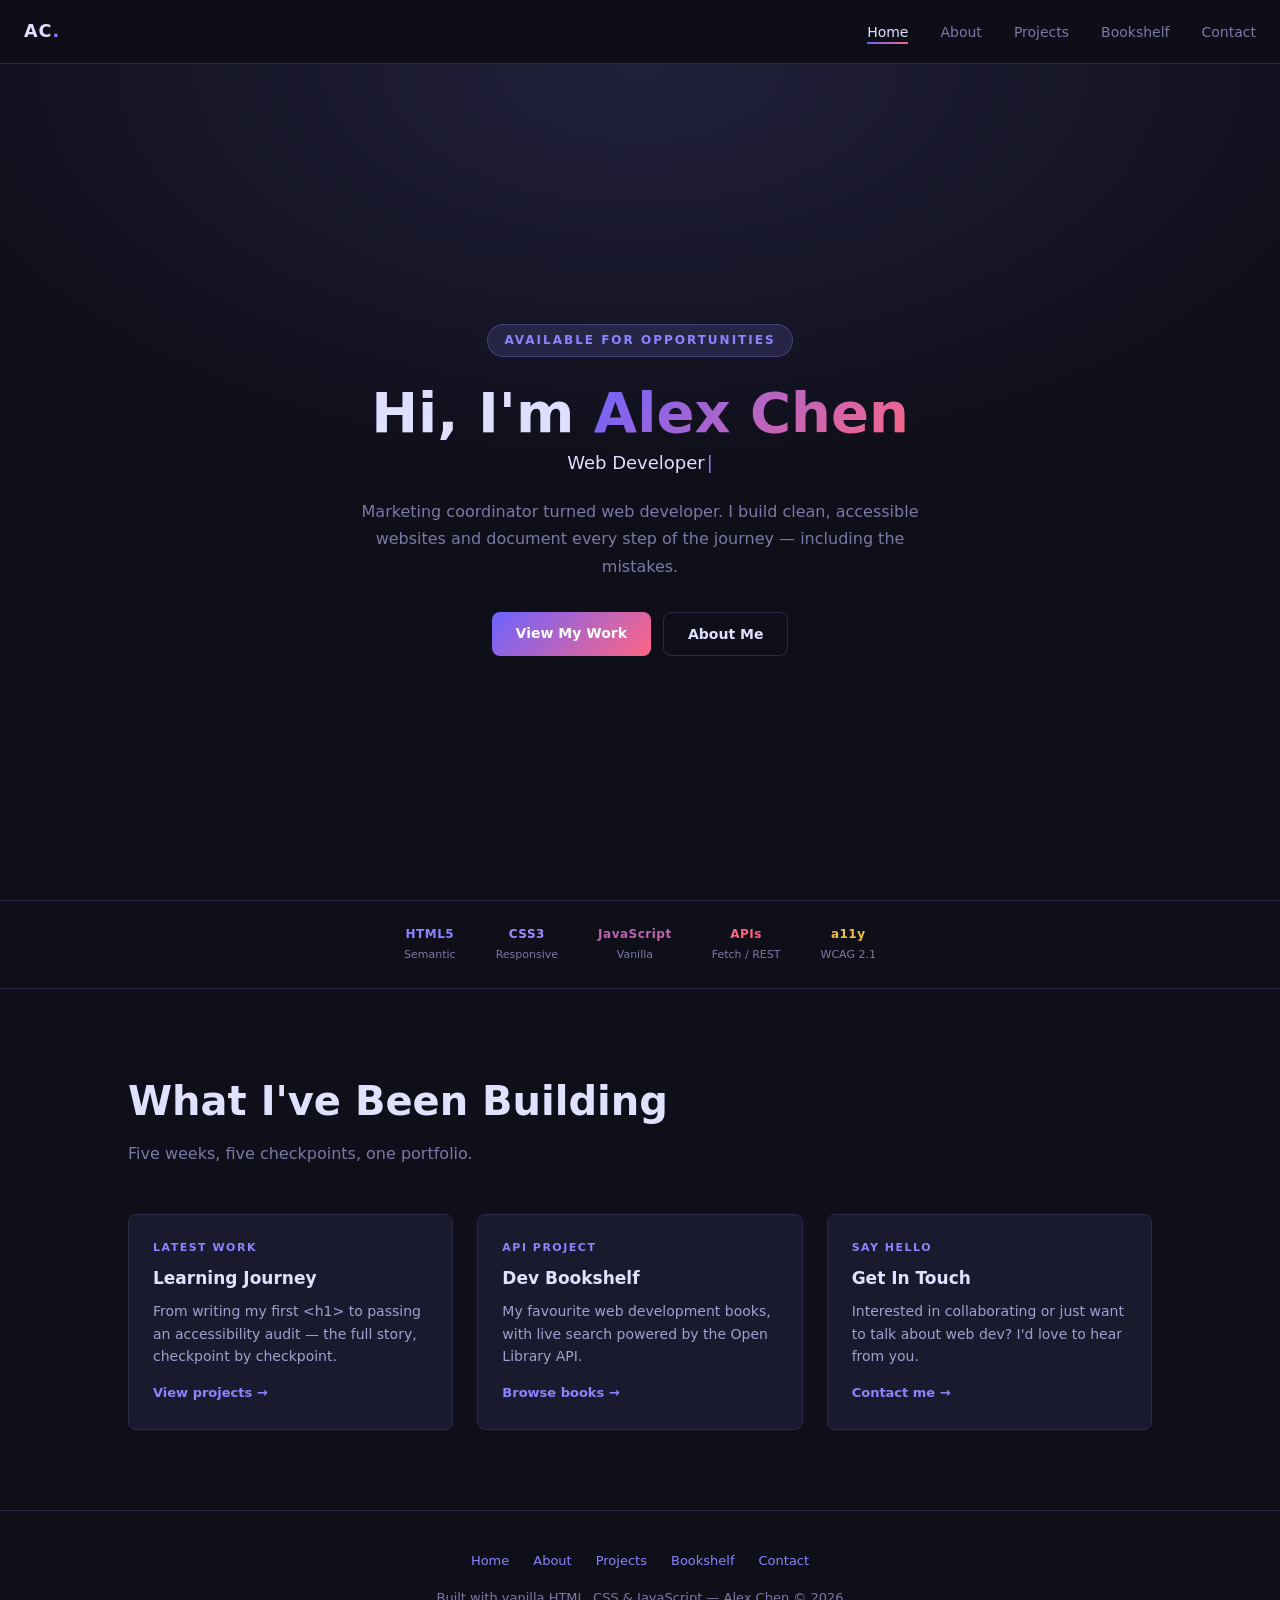
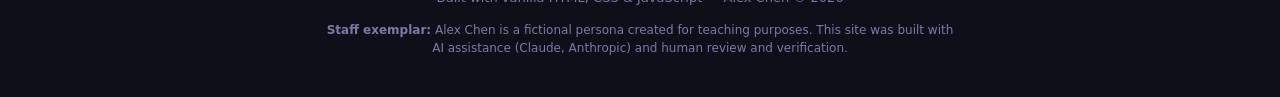
<file: index.html>
<!DOCTYPE html>
<html lang="en">
<head>
  <meta charset="UTF-8">
  <meta name="viewport" content="width=device-width, initial-scale=1.0">
  <meta name="description" content="Alex Chen — Web developer in training. Marketing coordinator turned coder. Follow my learning journey.">
  <title>Alex Chen — Web Developer</title>
  <link rel="stylesheet" href="css/base.css">
  <link rel="stylesheet" href="css/home.css">
</head>
<body>
  <header id="site-header"></header>

  <main id="main-content">
    <!-- Hero -->
    <section class="hero" aria-labelledby="hero-heading">
      <span class="hero-badge" aria-hidden="true">Available for opportunities</span>
      <h1 class="hero-title" id="hero-heading">
        Hi, I'm <span class="gradient-text">Alex Chen</span>
      </h1>
      <p class="hero-role" aria-hidden="true">
        <span id="typed-text">Web Developer</span><span class="cursor">|</span>
      </p>
      <p class="sr-only" aria-live="polite" id="role-announcement"></p>
      <p class="hero-tagline">
        Marketing coordinator turned web developer. I build clean, accessible websites and document every step of the journey — including the mistakes.
      </p>
      <div class="hero-ctas">
        <a href="projects.html" class="btn btn-primary">View My Work</a>
        <a href="about.html" class="btn btn-outline">About Me</a>
      </div>
    </section>

    <!-- Skills strip -->
    <div class="skills-strip" aria-label="Core skills">
      <div class="skill-item">
        <span class="skill-name" style="color:#8b84ff;">HTML5</span>
        <span class="skill-label">Semantic</span>
      </div>
      <div class="skill-item">
        <span class="skill-name" style="color:#9c8fff;">CSS3</span>
        <span class="skill-label">Responsive</span>
      </div>
      <div class="skill-item">
        <span class="skill-name" style="color:#c063b0;">JavaScript</span>
        <span class="skill-label">Vanilla</span>
      </div>
      <div class="skill-item">
        <span class="skill-name" style="color:#ff6584;">APIs</span>
        <span class="skill-label">Fetch / REST</span>
      </div>
      <div class="skill-item">
        <span class="skill-name" style="color:#f0c040;">a11y</span>
        <span class="skill-label">WCAG 2.1</span>
      </div>
    </div>

    <!-- Featured -->
    <section class="section container" aria-labelledby="featured-heading">
      <h2 class="section-title" id="featured-heading">What I've Been Building</h2>
      <p class="section-subtitle">Five weeks, five checkpoints, one portfolio.</p>
      <div class="featured-grid">
        <article class="featured-card reveal">
          <p class="card-eyebrow">Latest work</p>
          <h3>Learning Journey</h3>
          <p>From writing my first &lt;h1&gt; to passing an accessibility audit — the full story, checkpoint by checkpoint.</p>
          <a class="card-link" href="projects.html">View projects →</a>
        </article>
        <article class="featured-card reveal">
          <p class="card-eyebrow">API project</p>
          <h3>Dev Bookshelf</h3>
          <p>My favourite web development books, with live search powered by the Open Library API.</p>
          <a class="card-link" href="bookshelf.html">Browse books →</a>
        </article>
        <article class="featured-card reveal">
          <p class="card-eyebrow">Say hello</p>
          <h3>Get In Touch</h3>
          <p>Interested in collaborating or just want to talk about web dev? I'd love to hear from you.</p>
          <a class="card-link" href="contact.html">Contact me →</a>
        </article>
      </div>
    </section>
  </main>

  <div id="site-footer"></div>
  <script src="js/nav.js"></script>
  <script src="js/home.js"></script>
</body>
</html>
</file>
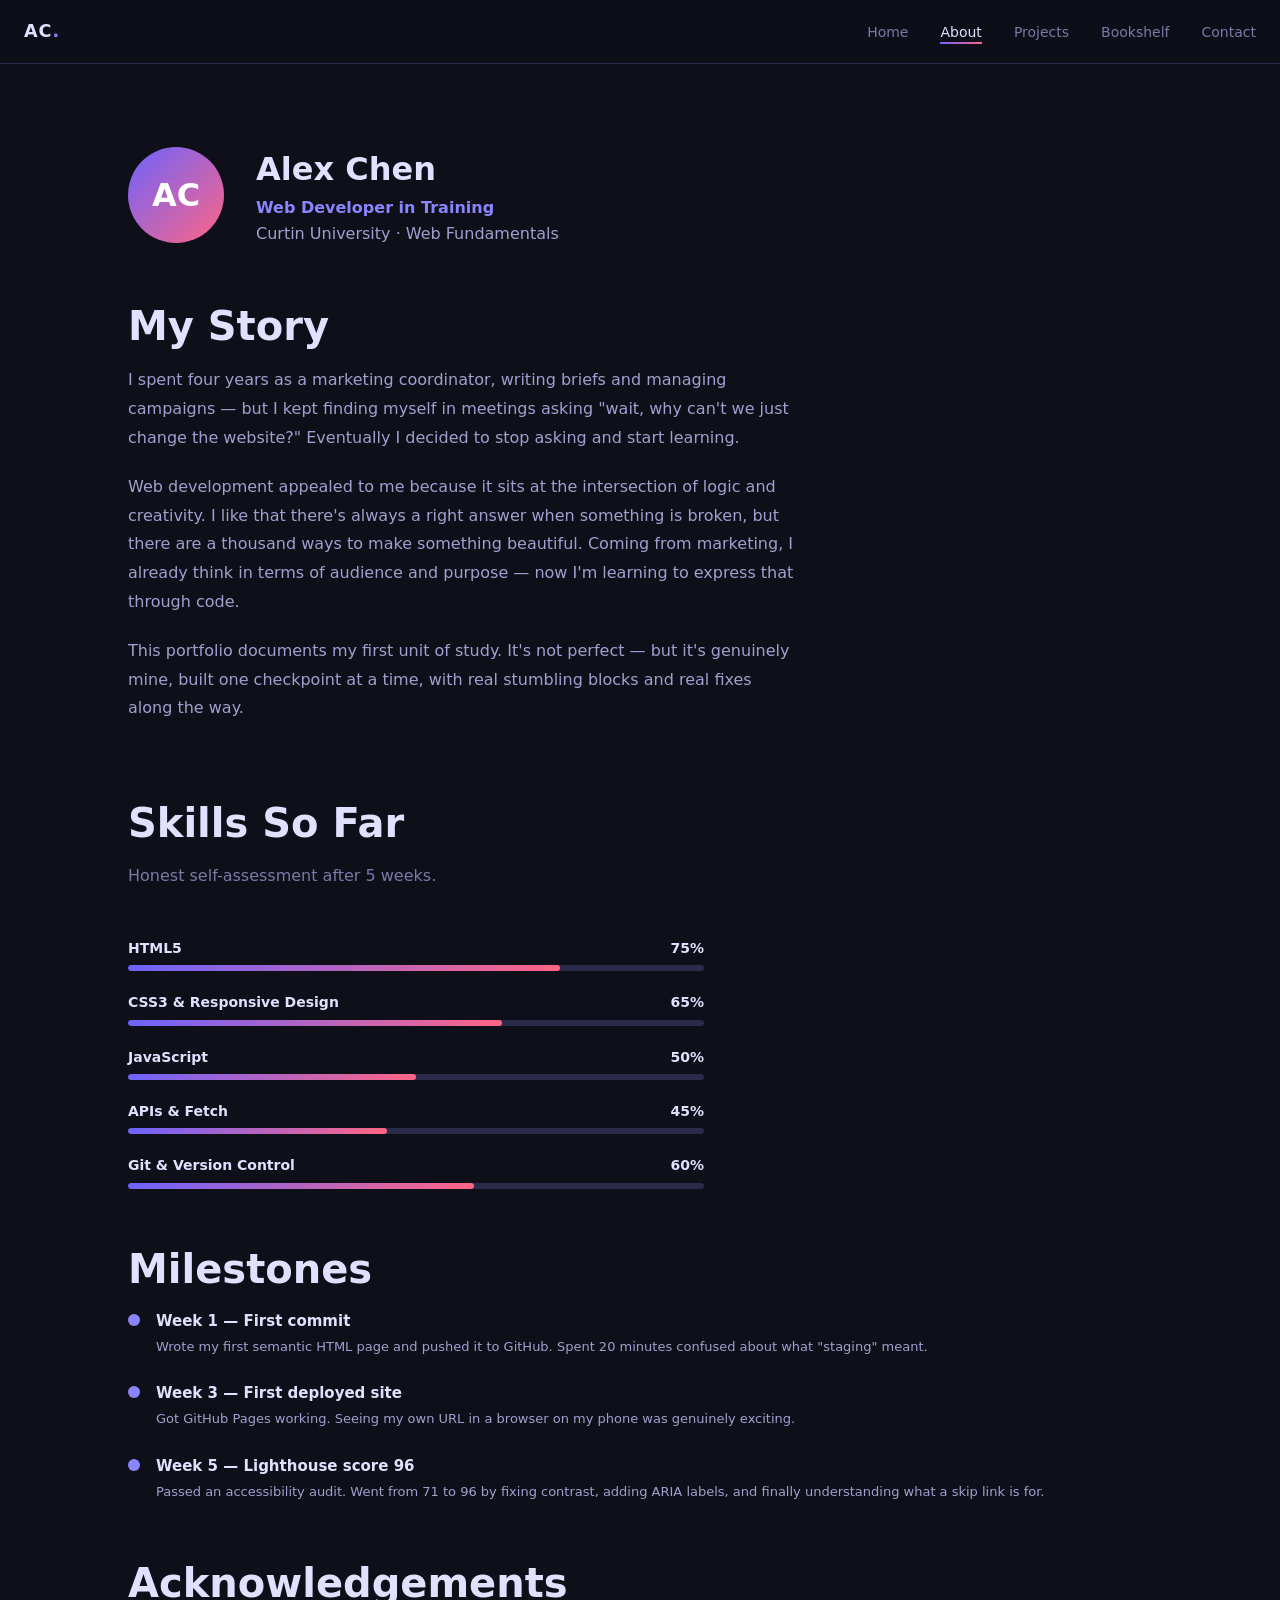
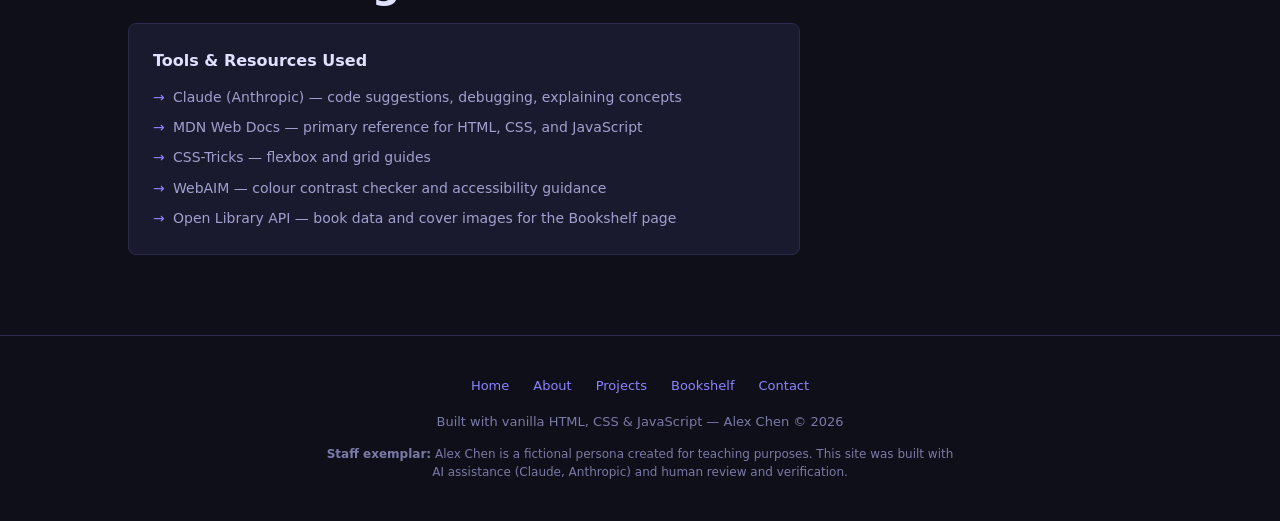
<file: about.html>
<!DOCTYPE html>
<html lang="en">
<head>
  <meta charset="UTF-8">
  <meta name="viewport" content="width=device-width, initial-scale=1.0">
  <meta name="description" content="About Alex Chen — career changer, web development student, and lifelong learner.">
  <title>About — Alex Chen</title>
  <link rel="stylesheet" href="css/base.css">
  <link rel="stylesheet" href="css/about.css">
</head>
<body>
  <header id="site-header"></header>

  <main id="main-content" class="section container">

    <div class="profile-block reveal">
      <div class="avatar" aria-hidden="true">AC</div>
      <div class="profile-info">
        <h1>Alex Chen</h1>
        <p class="role">Web Developer in Training</p>
        <p>Curtin University · Web Fundamentals</p>
      </div>
    </div>

    <section class="story reveal" aria-labelledby="story-heading">
      <h2 class="section-title" id="story-heading">My Story</h2>
      <p>I spent four years as a marketing coordinator, writing briefs and managing campaigns — but I kept finding myself in meetings asking "wait, why can't we just change the website?" Eventually I decided to stop asking and start learning.</p>
      <p>Web development appealed to me because it sits at the intersection of logic and creativity. I like that there's always a right answer when something is broken, but there are a thousand ways to make something beautiful. Coming from marketing, I already think in terms of audience and purpose — now I'm learning to express that through code.</p>
      <p>This portfolio documents my first unit of study. It's not perfect — but it's genuinely mine, built one checkpoint at a time, with real stumbling blocks and real fixes along the way.</p>
    </section>

    <section class="subsection" aria-labelledby="skills-heading">
      <h2 class="section-title" id="skills-heading">Skills So Far</h2>
      <p class="section-subtitle">Honest self-assessment after 5 weeks.</p>
      <div class="skills-list reveal">
        <div class="skill-bar-item">
          <div class="skill-bar-header"><span>HTML5</span><span>75%</span></div>
          <div class="skill-bar-track"><div class="skill-bar-fill" style="width:75%;" role="img" aria-label="HTML5 proficiency 75%"></div></div>
        </div>
        <div class="skill-bar-item">
          <div class="skill-bar-header"><span>CSS3 &amp; Responsive Design</span><span>65%</span></div>
          <div class="skill-bar-track"><div class="skill-bar-fill" style="width:65%;" role="img" aria-label="CSS3 proficiency 65%"></div></div>
        </div>
        <div class="skill-bar-item">
          <div class="skill-bar-header"><span>JavaScript</span><span>50%</span></div>
          <div class="skill-bar-track"><div class="skill-bar-fill" style="width:50%;" role="img" aria-label="JavaScript proficiency 50%"></div></div>
        </div>
        <div class="skill-bar-item">
          <div class="skill-bar-header"><span>APIs &amp; Fetch</span><span>45%</span></div>
          <div class="skill-bar-track"><div class="skill-bar-fill" style="width:45%;" role="img" aria-label="APIs proficiency 45%"></div></div>
        </div>
        <div class="skill-bar-item">
          <div class="skill-bar-header"><span>Git &amp; Version Control</span><span>60%</span></div>
          <div class="skill-bar-track"><div class="skill-bar-fill" style="width:60%;" role="img" aria-label="Git proficiency 60%"></div></div>
        </div>
      </div>
    </section>

    <section class="subsection" aria-labelledby="milestones-heading">
      <h2 class="section-title" id="milestones-heading">Milestones</h2>
      <div class="milestones reveal">
        <div class="milestone">
          <div class="milestone-dot" aria-hidden="true"></div>
          <div>
            <h3>Week 1 — First commit</h3>
            <p>Wrote my first semantic HTML page and pushed it to GitHub. Spent 20 minutes confused about what "staging" meant.</p>
          </div>
        </div>
        <div class="milestone">
          <div class="milestone-dot" aria-hidden="true"></div>
          <div>
            <h3>Week 3 — First deployed site</h3>
            <p>Got GitHub Pages working. Seeing my own URL in a browser on my phone was genuinely exciting.</p>
          </div>
        </div>
        <div class="milestone">
          <div class="milestone-dot" aria-hidden="true"></div>
          <div>
            <h3>Week 5 — Lighthouse score 96</h3>
            <p>Passed an accessibility audit. Went from 71 to 96 by fixing contrast, adding ARIA labels, and finally understanding what a skip link is for.</p>
          </div>
        </div>
      </div>
    </section>

    <section class="subsection" aria-labelledby="ack-heading">
      <h2 class="section-title" id="ack-heading">Acknowledgements</h2>
      <div class="ack-box reveal">
        <h3>Tools &amp; Resources Used</h3>
        <ul class="ack-list">
          <li>Claude (Anthropic) — code suggestions, debugging, explaining concepts</li>
          <li>MDN Web Docs — primary reference for HTML, CSS, and JavaScript</li>
          <li>CSS-Tricks — flexbox and grid guides</li>
          <li>WebAIM — colour contrast checker and accessibility guidance</li>
          <li>Open Library API — book data and cover images for the Bookshelf page</li>
        </ul>
      </div>
    </section>

  </main>

  <div id="site-footer"></div>
  <script src="js/nav.js"></script>
  <script>
    if (!window.matchMedia('(prefers-reduced-motion: reduce)').matches) {
      const obs = new IntersectionObserver(
        entries => entries.forEach(e => e.isIntersecting && e.target.classList.add('visible')),
        { threshold: 0.1 }
      );
      document.querySelectorAll('.reveal').forEach(el => obs.observe(el));
    }
  </script>
</body>
</html>
</file>
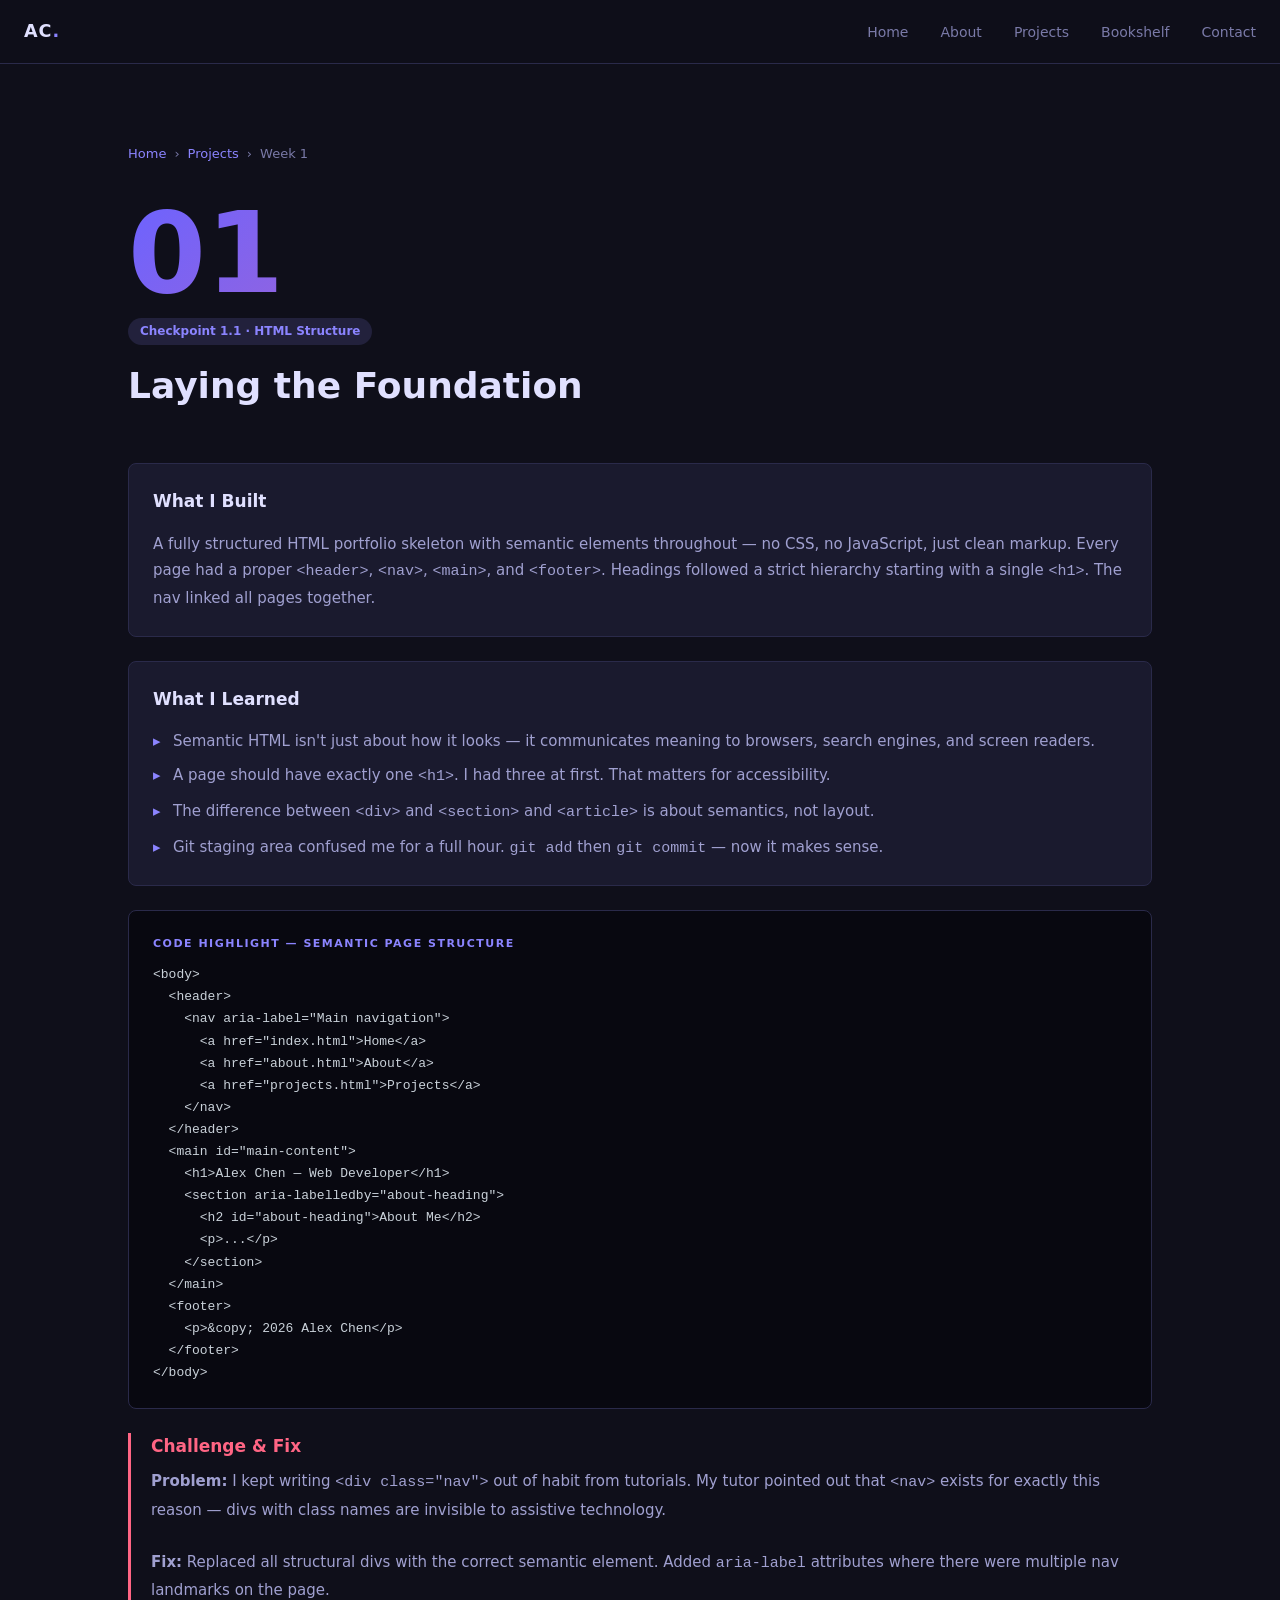
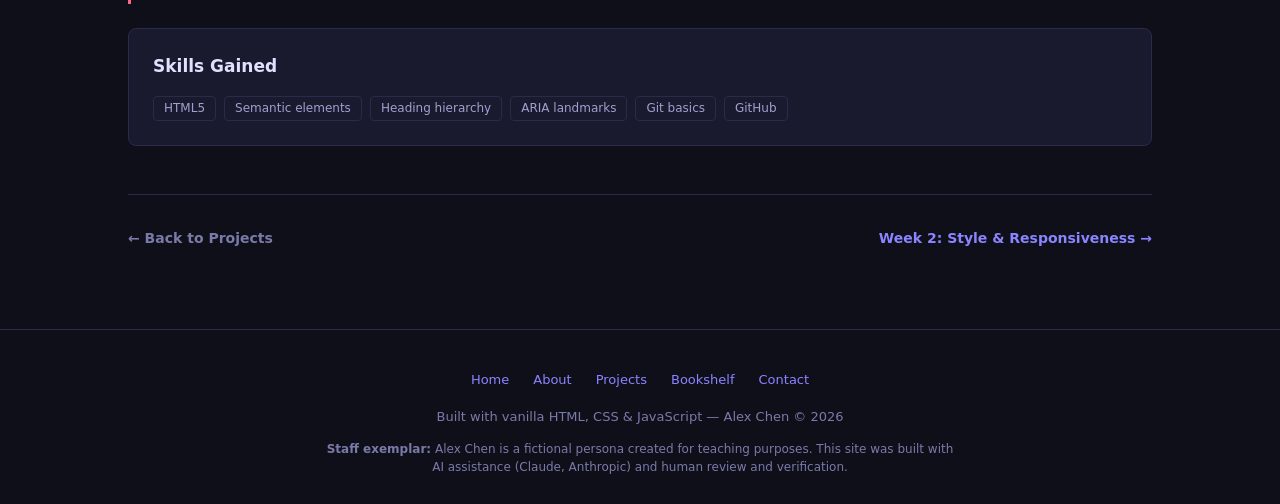
<file: checkpoint-1.html>
<!DOCTYPE html>
<html lang="en">
<head>
  <meta charset="UTF-8">
  <meta name="viewport" content="width=device-width, initial-scale=1.0">
  <meta name="description" content="Week 1: Semantic HTML structure — Alex Chen's first checkpoint.">
  <title>Week 1: Laying the Foundation — Alex Chen</title>
  <link rel="stylesheet" href="css/base.css">
  <link rel="stylesheet" href="css/checkpoint.css">
</head>
<body>
  <header id="site-header"></header>
  <main id="main-content" class="section container">
    <nav class="breadcrumb" aria-label="Breadcrumb">
      <a href="index.html">Home</a>
      <span aria-hidden="true">›</span>
      <a href="projects.html">Projects</a>
      <span aria-hidden="true">›</span>
      <span aria-current="page">Week 1</span>
    </nav>
    <header class="cp-header">
      <div class="cp-week-number" aria-hidden="true">01</div>
      <span class="cp-badge" style="background:rgba(139,132,255,0.15);color:#8b84ff;">Checkpoint 1.1 · HTML Structure</span>
      <h1 class="cp-title">Laying the Foundation</h1>
    </header>
    <div class="cp-section reveal">
      <h2>What I Built</h2>
      <p>A fully structured HTML portfolio skeleton with semantic elements throughout — no CSS, no JavaScript, just clean markup. Every page had a proper <code>&lt;header&gt;</code>, <code>&lt;nav&gt;</code>, <code>&lt;main&gt;</code>, and <code>&lt;footer&gt;</code>. Headings followed a strict hierarchy starting with a single <code>&lt;h1&gt;</code>. The nav linked all pages together.</p>
    </div>
    <div class="cp-section reveal">
      <h2>What I Learned</h2>
      <ul>
        <li>Semantic HTML isn't just about how it looks — it communicates meaning to browsers, search engines, and screen readers.</li>
        <li>A page should have exactly one <code>&lt;h1&gt;</code>. I had three at first. That matters for accessibility.</li>
        <li>The difference between <code>&lt;div&gt;</code> and <code>&lt;section&gt;</code> and <code>&lt;article&gt;</code> is about semantics, not layout.</li>
        <li>Git staging area confused me for a full hour. <code>git add</code> then <code>git commit</code> — now it makes sense.</li>
      </ul>
    </div>
    <div class="cp-code reveal">
      <p class="cp-code-label">Code highlight — semantic page structure</p>
      <pre><code>&lt;body&gt;
  &lt;header&gt;
    &lt;nav aria-label="Main navigation"&gt;
      &lt;a href="index.html"&gt;Home&lt;/a&gt;
      &lt;a href="about.html"&gt;About&lt;/a&gt;
      &lt;a href="projects.html"&gt;Projects&lt;/a&gt;
    &lt;/nav&gt;
  &lt;/header&gt;
  &lt;main id="main-content"&gt;
    &lt;h1&gt;Alex Chen — Web Developer&lt;/h1&gt;
    &lt;section aria-labelledby="about-heading"&gt;
      &lt;h2 id="about-heading"&gt;About Me&lt;/h2&gt;
      &lt;p&gt;...&lt;/p&gt;
    &lt;/section&gt;
  &lt;/main&gt;
  &lt;footer&gt;
    &lt;p&gt;&amp;copy; 2026 Alex Chen&lt;/p&gt;
  &lt;/footer&gt;
&lt;/body&gt;</code></pre>
    </div>
    <div class="cp-challenge reveal">
      <h2>Challenge &amp; Fix</h2>
      <p><strong>Problem:</strong> I kept writing <code>&lt;div class="nav"&gt;</code> out of habit from tutorials. My tutor pointed out that <code>&lt;nav&gt;</code> exists for exactly this reason — divs with class names are invisible to assistive technology.<br><br><strong>Fix:</strong> Replaced all structural divs with the correct semantic element. Added <code>aria-label</code> attributes where there were multiple nav landmarks on the page.</p>
    </div>
    <div class="cp-section reveal">
      <h2>Skills Gained</h2>
      <div style="display:flex;gap:0.5rem;flex-wrap:wrap;">
        <span class="tag">HTML5</span>
        <span class="tag">Semantic elements</span>
        <span class="tag">Heading hierarchy</span>
        <span class="tag">ARIA landmarks</span>
        <span class="tag">Git basics</span>
        <span class="tag">GitHub</span>
      </div>
    </div>
    <nav class="cp-nav" aria-label="Checkpoint navigation">
      <a class="back-link" href="projects.html">← Back to Projects</a>
      <a href="checkpoint-2.html">Week 2: Style &amp; Responsiveness →</a>
    </nav>
  </main>
  <div id="site-footer"></div>
  <script src="js/nav.js"></script>
  <script>
    if (!window.matchMedia('(prefers-reduced-motion: reduce)').matches) {
      const obs = new IntersectionObserver(
        entries => entries.forEach(e => e.isIntersecting && e.target.classList.add('visible')),
        { threshold: 0.1 }
      );
      document.querySelectorAll('.reveal').forEach(el => obs.observe(el));
    }
  </script>
</body>
</html>
</file>
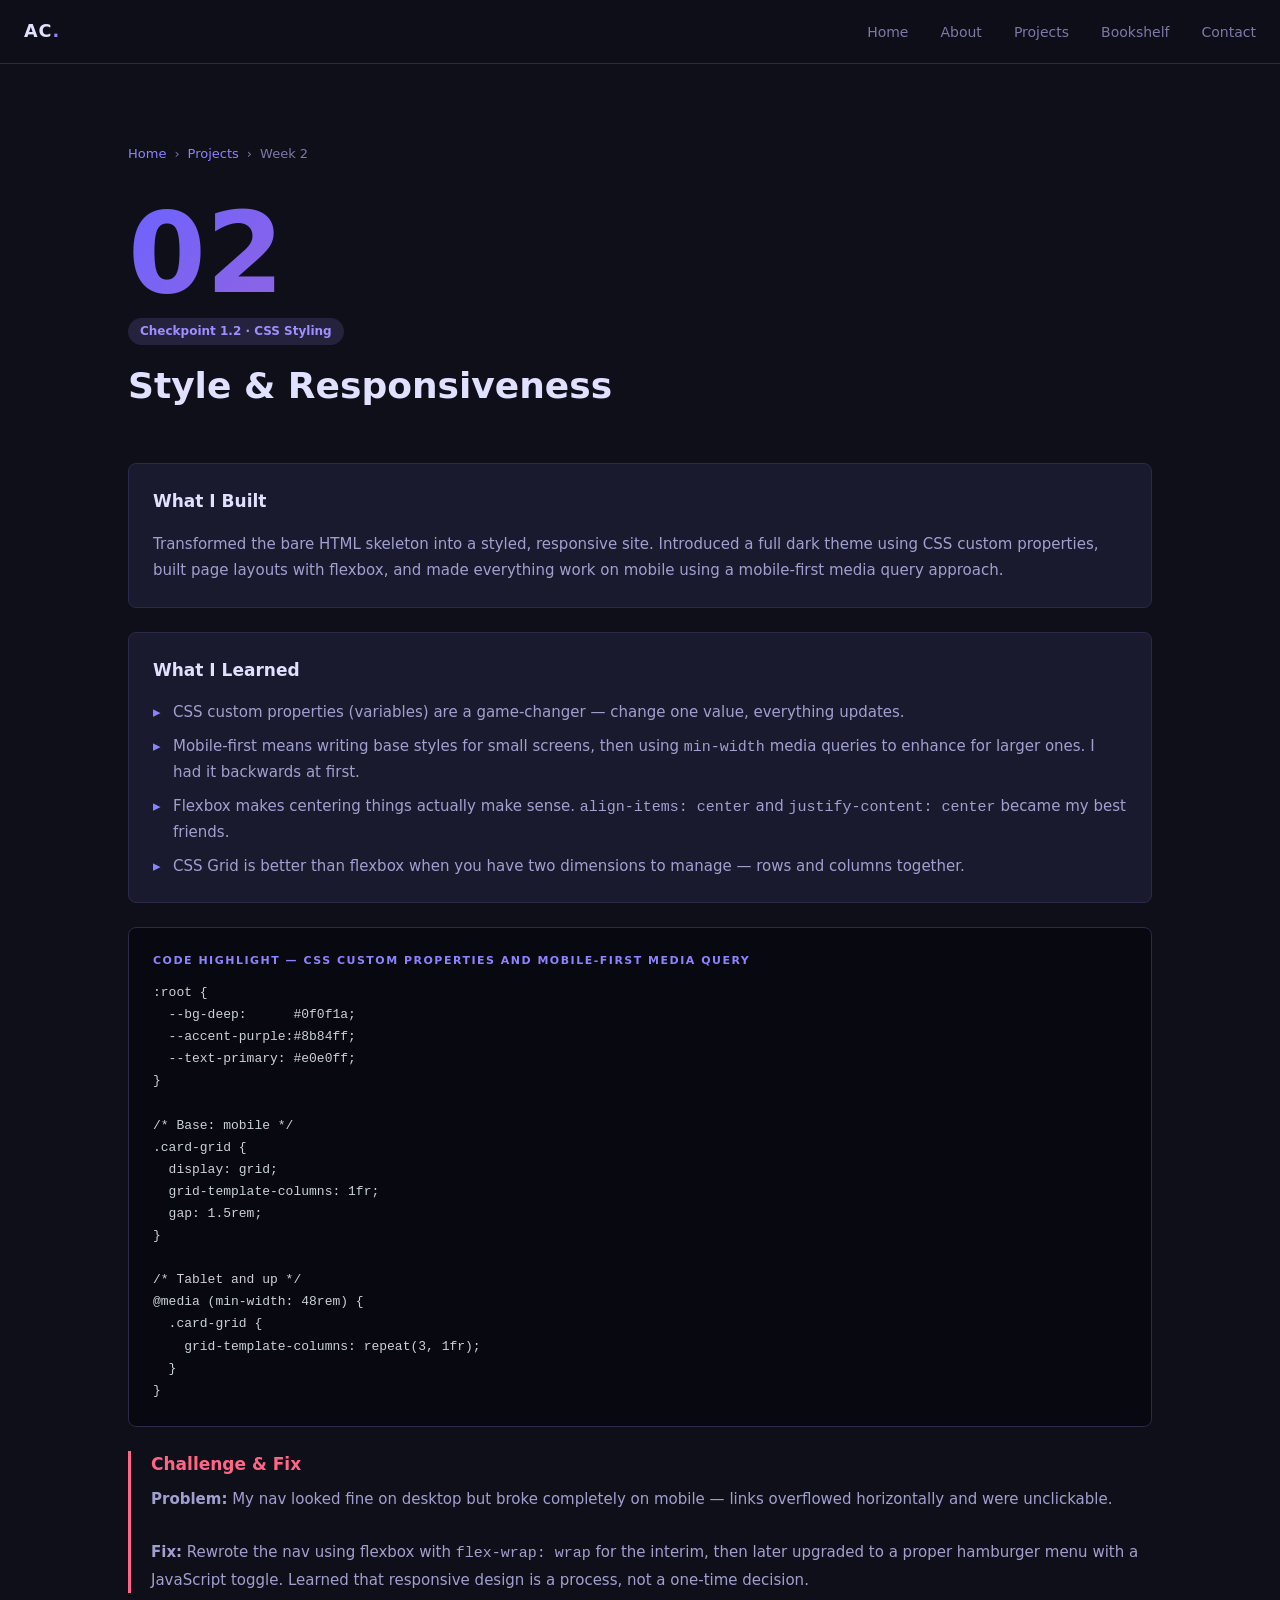
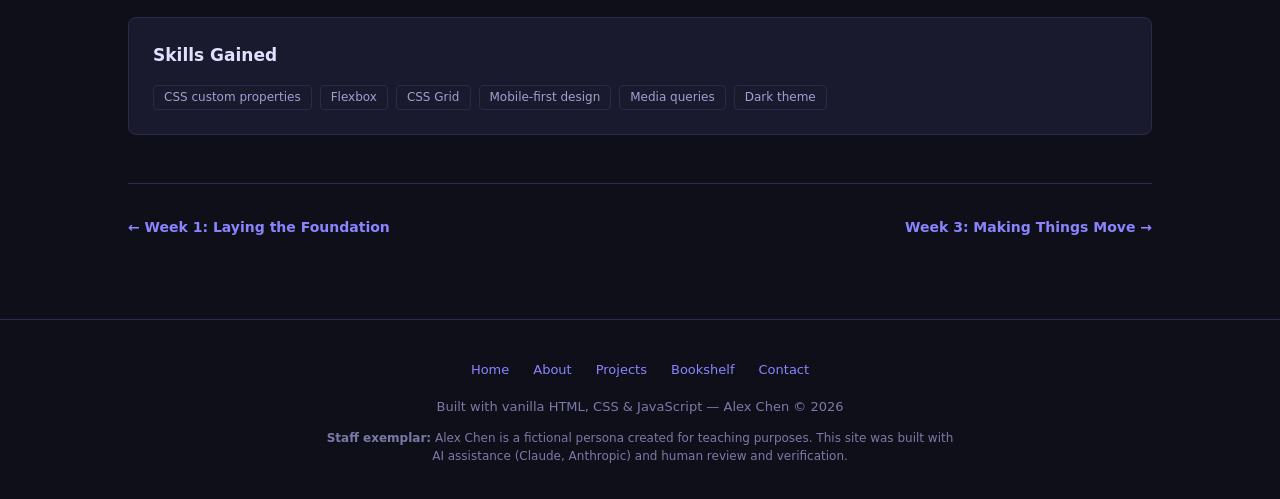
<file: checkpoint-2.html>
<!DOCTYPE html>
<html lang="en">
<head>
  <meta charset="UTF-8">
  <meta name="viewport" content="width=device-width, initial-scale=1.0">
  <meta name="description" content="Week 2: CSS styling and responsive design — Alex Chen's second checkpoint.">
  <title>Week 2: Style &amp; Responsiveness — Alex Chen</title>
  <link rel="stylesheet" href="css/base.css">
  <link rel="stylesheet" href="css/checkpoint.css">
</head>
<body>
  <header id="site-header"></header>
  <main id="main-content" class="section container">
    <nav class="breadcrumb" aria-label="Breadcrumb">
      <a href="index.html">Home</a>
      <span aria-hidden="true">›</span>
      <a href="projects.html">Projects</a>
      <span aria-hidden="true">›</span>
      <span aria-current="page">Week 2</span>
    </nav>
    <header class="cp-header">
      <div class="cp-week-number" aria-hidden="true">02</div>
      <span class="cp-badge" style="background:rgba(156,143,255,0.15);color:#9c8fff;">Checkpoint 1.2 · CSS Styling</span>
      <h1 class="cp-title">Style &amp; Responsiveness</h1>
    </header>
    <div class="cp-section reveal">
      <h2>What I Built</h2>
      <p>Transformed the bare HTML skeleton into a styled, responsive site. Introduced a full dark theme using CSS custom properties, built page layouts with flexbox, and made everything work on mobile using a mobile-first media query approach.</p>
    </div>
    <div class="cp-section reveal">
      <h2>What I Learned</h2>
      <ul>
        <li>CSS custom properties (variables) are a game-changer — change one value, everything updates.</li>
        <li>Mobile-first means writing base styles for small screens, then using <code>min-width</code> media queries to enhance for larger ones. I had it backwards at first.</li>
        <li>Flexbox makes centering things actually make sense. <code>align-items: center</code> and <code>justify-content: center</code> became my best friends.</li>
        <li>CSS Grid is better than flexbox when you have two dimensions to manage — rows and columns together.</li>
      </ul>
    </div>
    <div class="cp-code reveal">
      <p class="cp-code-label">Code highlight — CSS custom properties and mobile-first media query</p>
      <pre><code>:root {
  --bg-deep:      #0f0f1a;
  --accent-purple:#8b84ff;
  --text-primary: #e0e0ff;
}

/* Base: mobile */
.card-grid {
  display: grid;
  grid-template-columns: 1fr;
  gap: 1.5rem;
}

/* Tablet and up */
@media (min-width: 48rem) {
  .card-grid {
    grid-template-columns: repeat(3, 1fr);
  }
}</code></pre>
    </div>
    <div class="cp-challenge reveal">
      <h2>Challenge &amp; Fix</h2>
      <p><strong>Problem:</strong> My nav looked fine on desktop but broke completely on mobile — links overflowed horizontally and were unclickable.<br><br><strong>Fix:</strong> Rewrote the nav using flexbox with <code>flex-wrap: wrap</code> for the interim, then later upgraded to a proper hamburger menu with a JavaScript toggle. Learned that responsive design is a process, not a one-time decision.</p>
    </div>
    <div class="cp-section reveal">
      <h2>Skills Gained</h2>
      <div style="display:flex;gap:0.5rem;flex-wrap:wrap;">
        <span class="tag">CSS custom properties</span>
        <span class="tag">Flexbox</span>
        <span class="tag">CSS Grid</span>
        <span class="tag">Mobile-first design</span>
        <span class="tag">Media queries</span>
        <span class="tag">Dark theme</span>
      </div>
    </div>
    <nav class="cp-nav" aria-label="Checkpoint navigation">
      <a href="checkpoint-1.html">← Week 1: Laying the Foundation</a>
      <a href="checkpoint-3.html">Week 3: Making Things Move →</a>
    </nav>
  </main>
  <div id="site-footer"></div>
  <script src="js/nav.js"></script>
  <script>
    if (!window.matchMedia('(prefers-reduced-motion: reduce)').matches) {
      const obs = new IntersectionObserver(
        entries => entries.forEach(e => e.isIntersecting && e.target.classList.add('visible')),
        { threshold: 0.1 }
      );
      document.querySelectorAll('.reveal').forEach(el => obs.observe(el));
    }
  </script>
</body>
</html>
</file>
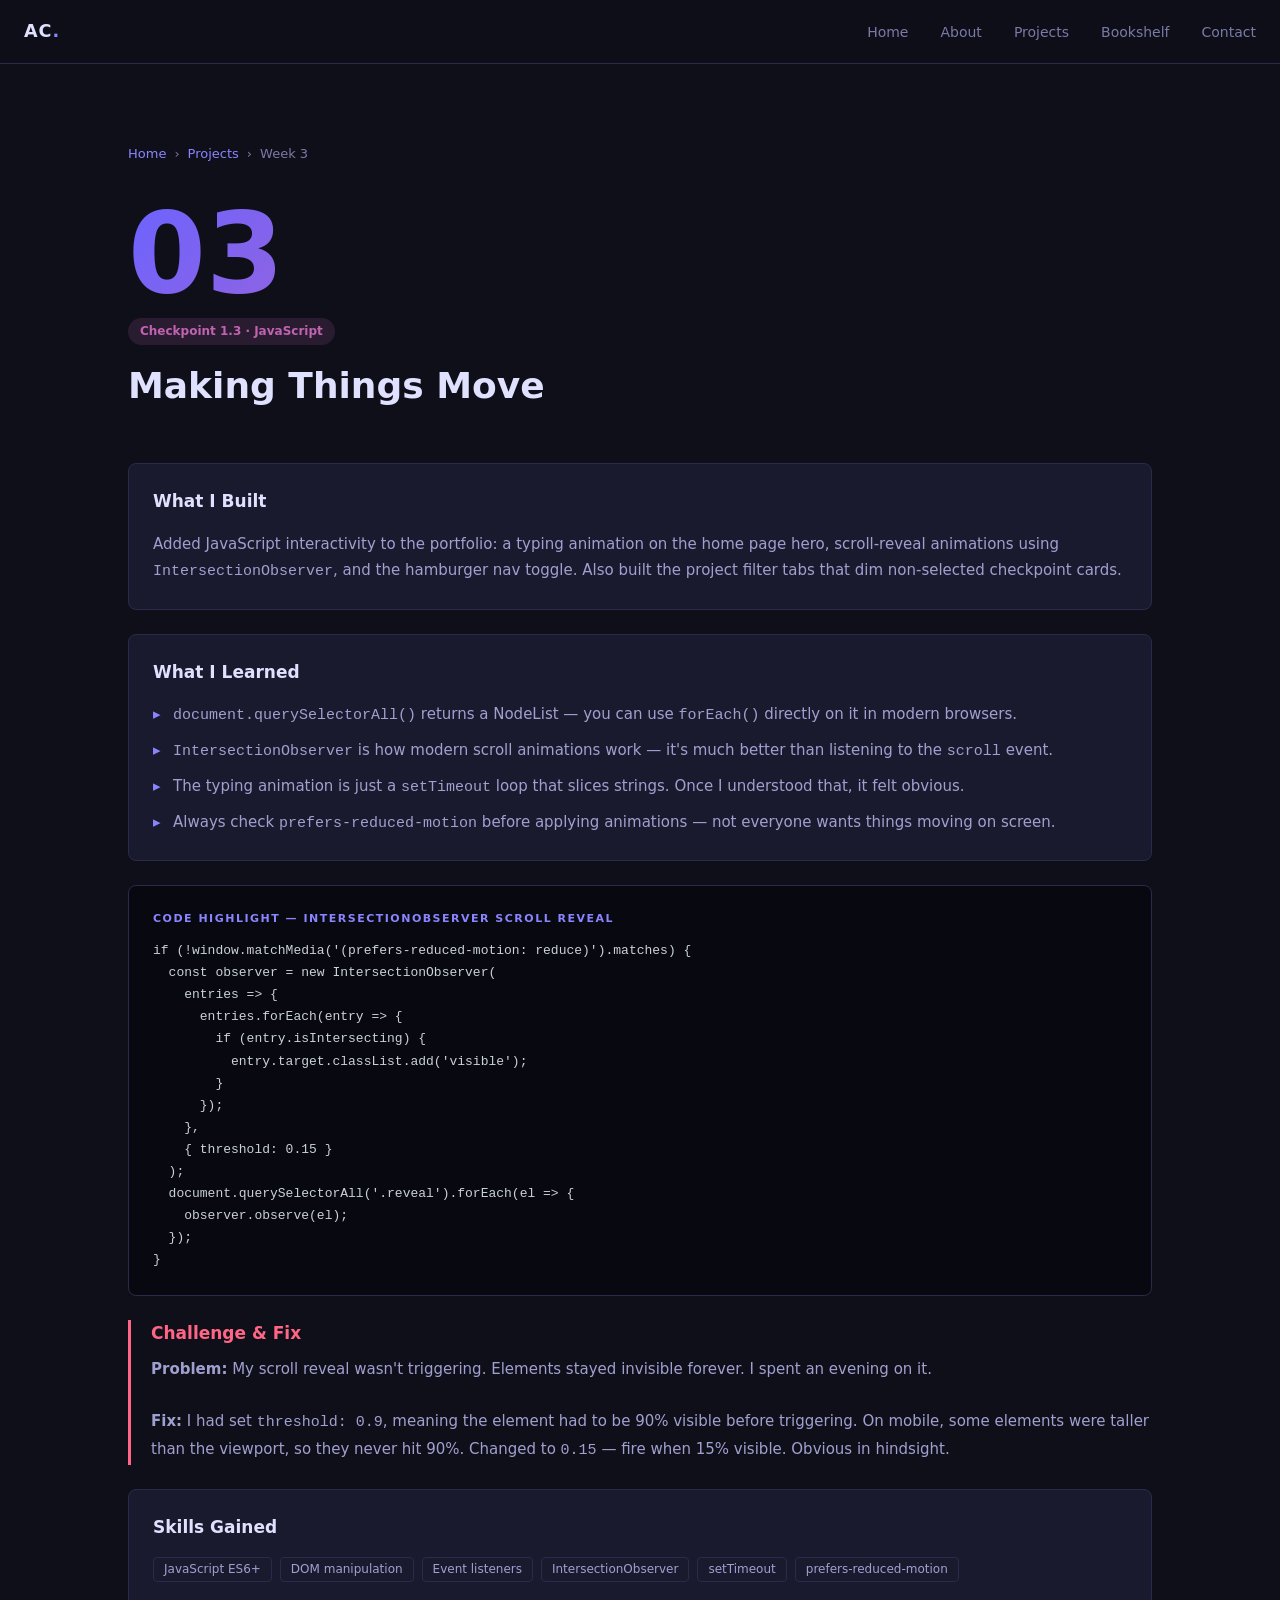
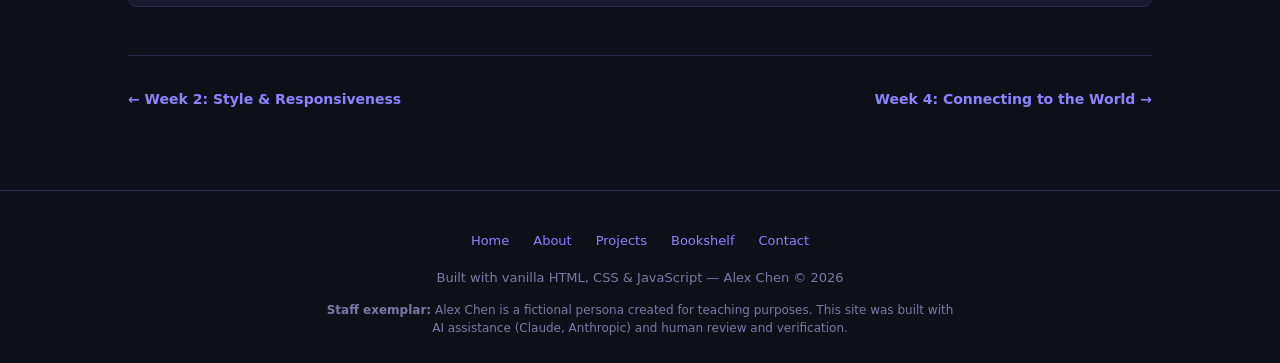
<file: checkpoint-3.html>
<!DOCTYPE html>
<html lang="en">
<head>
  <meta charset="UTF-8">
  <meta name="viewport" content="width=device-width, initial-scale=1.0">
  <meta name="description" content="Week 3: JavaScript, DOM manipulation, and event listeners — Alex Chen's third checkpoint.">
  <title>Week 3: Making Things Move — Alex Chen</title>
  <link rel="stylesheet" href="css/base.css">
  <link rel="stylesheet" href="css/checkpoint.css">
</head>
<body>
  <header id="site-header"></header>
  <main id="main-content" class="section container">
    <nav class="breadcrumb" aria-label="Breadcrumb">
      <a href="index.html">Home</a>
      <span aria-hidden="true">›</span>
      <a href="projects.html">Projects</a>
      <span aria-hidden="true">›</span>
      <span aria-current="page">Week 3</span>
    </nav>
    <header class="cp-header">
      <div class="cp-week-number" aria-hidden="true">03</div>
      <span class="cp-badge" style="background:rgba(192,99,176,0.15);color:#c063b0;">Checkpoint 1.3 · JavaScript</span>
      <h1 class="cp-title">Making Things Move</h1>
    </header>
    <div class="cp-section reveal">
      <h2>What I Built</h2>
      <p>Added JavaScript interactivity to the portfolio: a typing animation on the home page hero, scroll-reveal animations using <code>IntersectionObserver</code>, and the hamburger nav toggle. Also built the project filter tabs that dim non-selected checkpoint cards.</p>
    </div>
    <div class="cp-section reveal">
      <h2>What I Learned</h2>
      <ul>
        <li><code>document.querySelectorAll()</code> returns a NodeList — you can use <code>forEach()</code> directly on it in modern browsers.</li>
        <li><code>IntersectionObserver</code> is how modern scroll animations work — it's much better than listening to the <code>scroll</code> event.</li>
        <li>The typing animation is just a <code>setTimeout</code> loop that slices strings. Once I understood that, it felt obvious.</li>
        <li>Always check <code>prefers-reduced-motion</code> before applying animations — not everyone wants things moving on screen.</li>
      </ul>
    </div>
    <div class="cp-code reveal">
      <p class="cp-code-label">Code highlight — IntersectionObserver scroll reveal</p>
      <pre><code>if (!window.matchMedia('(prefers-reduced-motion: reduce)').matches) {
  const observer = new IntersectionObserver(
    entries => {
      entries.forEach(entry => {
        if (entry.isIntersecting) {
          entry.target.classList.add('visible');
        }
      });
    },
    { threshold: 0.15 }
  );
  document.querySelectorAll('.reveal').forEach(el => {
    observer.observe(el);
  });
}</code></pre>
    </div>
    <div class="cp-challenge reveal">
      <h2>Challenge &amp; Fix</h2>
      <p><strong>Problem:</strong> My scroll reveal wasn't triggering. Elements stayed invisible forever. I spent an evening on it.<br><br><strong>Fix:</strong> I had set <code>threshold: 0.9</code>, meaning the element had to be 90% visible before triggering. On mobile, some elements were taller than the viewport, so they never hit 90%. Changed to <code>0.15</code> — fire when 15% visible. Obvious in hindsight.</p>
    </div>
    <div class="cp-section reveal">
      <h2>Skills Gained</h2>
      <div style="display:flex;gap:0.5rem;flex-wrap:wrap;">
        <span class="tag">JavaScript ES6+</span>
        <span class="tag">DOM manipulation</span>
        <span class="tag">Event listeners</span>
        <span class="tag">IntersectionObserver</span>
        <span class="tag">setTimeout</span>
        <span class="tag">prefers-reduced-motion</span>
      </div>
    </div>
    <nav class="cp-nav" aria-label="Checkpoint navigation">
      <a href="checkpoint-2.html">← Week 2: Style &amp; Responsiveness</a>
      <a href="checkpoint-4.html">Week 4: Connecting to the World →</a>
    </nav>
  </main>
  <div id="site-footer"></div>
  <script src="js/nav.js"></script>
  <script>
    if (!window.matchMedia('(prefers-reduced-motion: reduce)').matches) {
      const obs = new IntersectionObserver(
        entries => entries.forEach(e => e.isIntersecting && e.target.classList.add('visible')),
        { threshold: 0.1 }
      );
      document.querySelectorAll('.reveal').forEach(el => obs.observe(el));
    }
  </script>
</body>
</html>
</file>
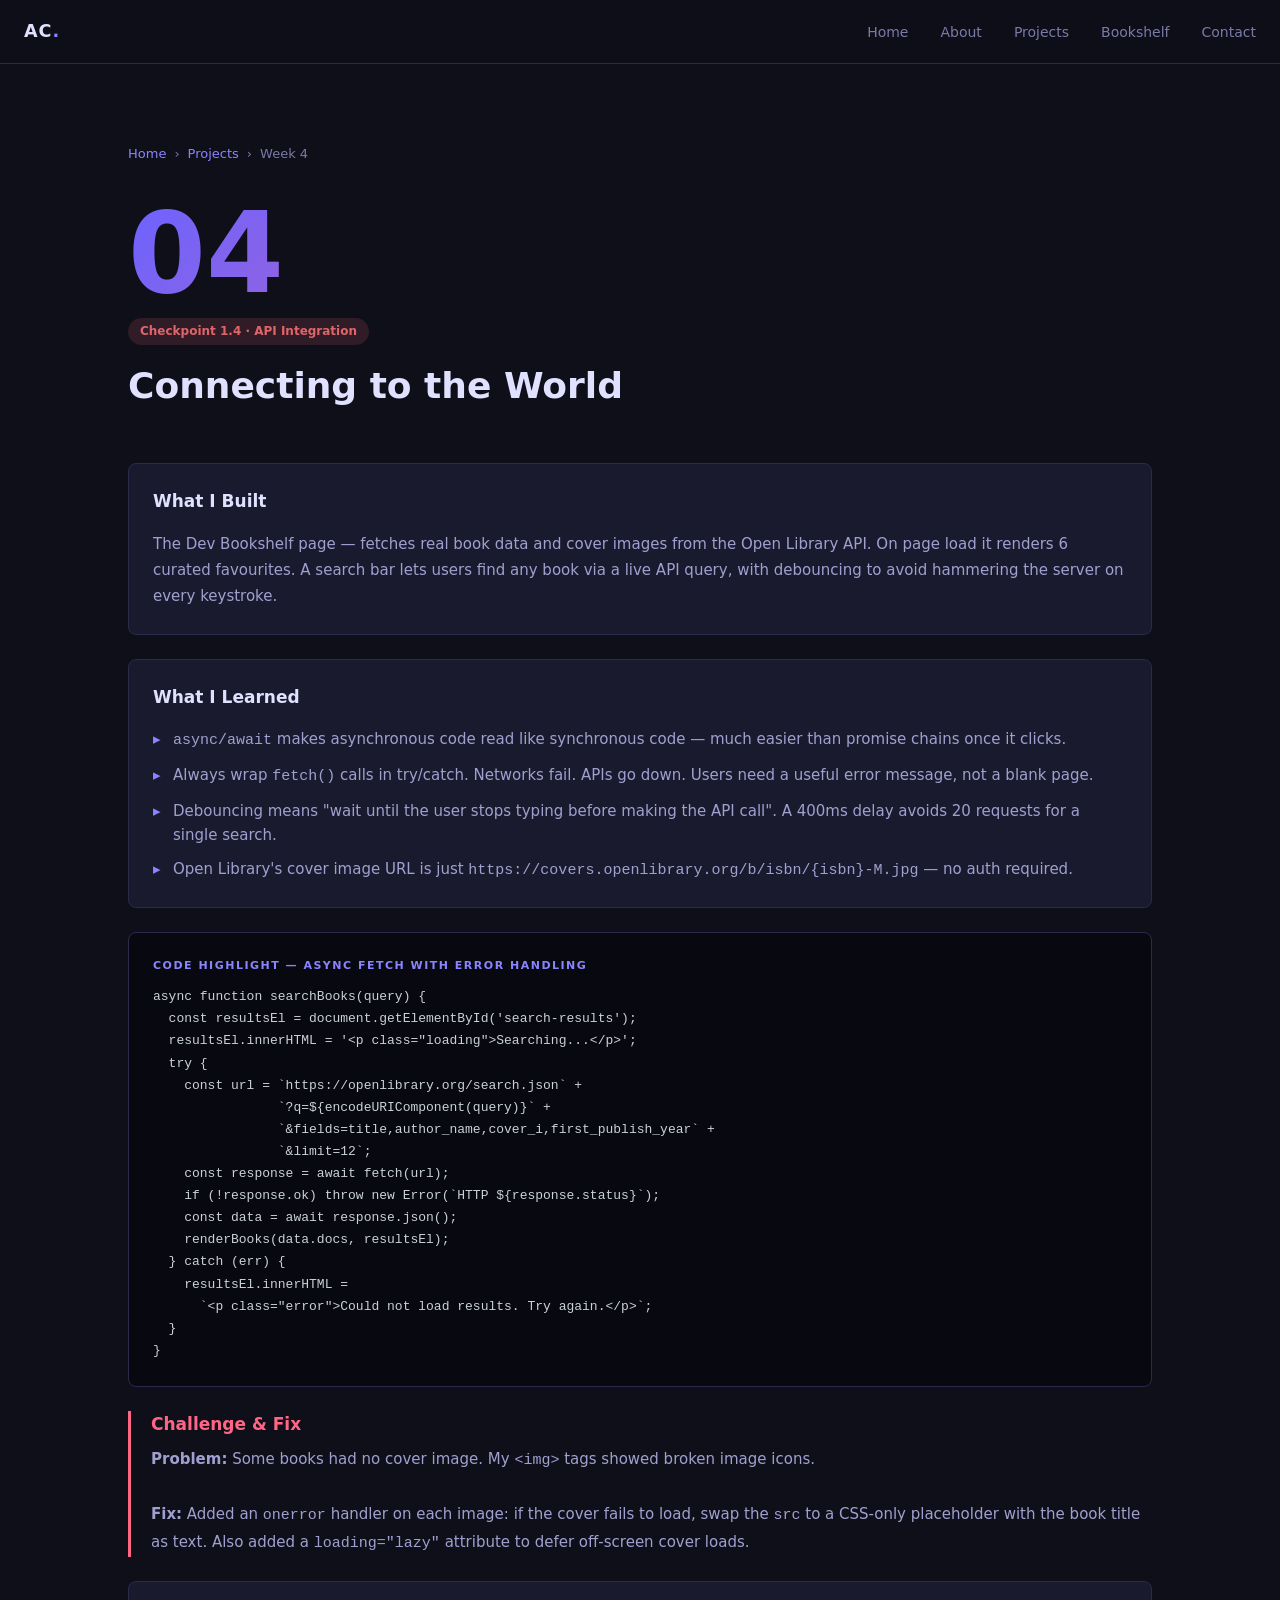
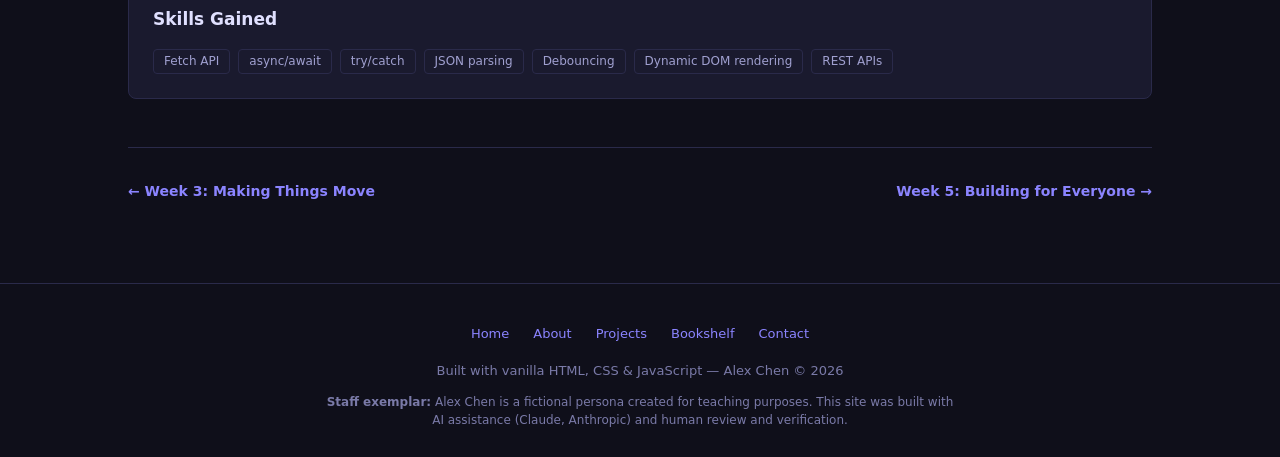
<file: checkpoint-4.html>
<!DOCTYPE html>
<html lang="en">
<head>
  <meta charset="UTF-8">
  <meta name="viewport" content="width=device-width, initial-scale=1.0">
  <meta name="description" content="Week 4: API integration with Open Library — Alex Chen's fourth checkpoint.">
  <title>Week 4: Connecting to the World — Alex Chen</title>
  <link rel="stylesheet" href="css/base.css">
  <link rel="stylesheet" href="css/checkpoint.css">
</head>
<body>
  <header id="site-header"></header>
  <main id="main-content" class="section container">
    <nav class="breadcrumb" aria-label="Breadcrumb">
      <a href="index.html">Home</a>
      <span aria-hidden="true">›</span>
      <a href="projects.html">Projects</a>
      <span aria-hidden="true">›</span>
      <span aria-current="page">Week 4</span>
    </nav>
    <header class="cp-header">
      <div class="cp-week-number" aria-hidden="true">04</div>
      <span class="cp-badge" style="background:rgba(224,101,106,0.15);color:#e0656a;">Checkpoint 1.4 · API Integration</span>
      <h1 class="cp-title">Connecting to the World</h1>
    </header>
    <div class="cp-section reveal">
      <h2>What I Built</h2>
      <p>The Dev Bookshelf page — fetches real book data and cover images from the Open Library API. On page load it renders 6 curated favourites. A search bar lets users find any book via a live API query, with debouncing to avoid hammering the server on every keystroke.</p>
    </div>
    <div class="cp-section reveal">
      <h2>What I Learned</h2>
      <ul>
        <li><code>async/await</code> makes asynchronous code read like synchronous code — much easier than promise chains once it clicks.</li>
        <li>Always wrap <code>fetch()</code> calls in try/catch. Networks fail. APIs go down. Users need a useful error message, not a blank page.</li>
        <li>Debouncing means "wait until the user stops typing before making the API call". A 400ms delay avoids 20 requests for a single search.</li>
        <li>Open Library's cover image URL is just <code>https://covers.openlibrary.org/b/isbn/{isbn}-M.jpg</code> — no auth required.</li>
      </ul>
    </div>
    <div class="cp-code reveal">
      <p class="cp-code-label">Code highlight — async fetch with error handling</p>
      <pre><code>async function searchBooks(query) {
  const resultsEl = document.getElementById('search-results');
  resultsEl.innerHTML = '&lt;p class="loading"&gt;Searching...&lt;/p&gt;';
  try {
    const url = `https://openlibrary.org/search.json` +
                `?q=${encodeURIComponent(query)}` +
                `&fields=title,author_name,cover_i,first_publish_year` +
                `&limit=12`;
    const response = await fetch(url);
    if (!response.ok) throw new Error(`HTTP ${response.status}`);
    const data = await response.json();
    renderBooks(data.docs, resultsEl);
  } catch (err) {
    resultsEl.innerHTML =
      `&lt;p class="error"&gt;Could not load results. Try again.&lt;/p&gt;`;
  }
}</code></pre>
    </div>
    <div class="cp-challenge reveal">
      <h2>Challenge &amp; Fix</h2>
      <p><strong>Problem:</strong> Some books had no cover image. My <code>&lt;img&gt;</code> tags showed broken image icons.<br><br><strong>Fix:</strong> Added an <code>onerror</code> handler on each image: if the cover fails to load, swap the <code>src</code> to a CSS-only placeholder with the book title as text. Also added a <code>loading="lazy"</code> attribute to defer off-screen cover loads.</p>
    </div>
    <div class="cp-section reveal">
      <h2>Skills Gained</h2>
      <div style="display:flex;gap:0.5rem;flex-wrap:wrap;">
        <span class="tag">Fetch API</span>
        <span class="tag">async/await</span>
        <span class="tag">try/catch</span>
        <span class="tag">JSON parsing</span>
        <span class="tag">Debouncing</span>
        <span class="tag">Dynamic DOM rendering</span>
        <span class="tag">REST APIs</span>
      </div>
    </div>
    <nav class="cp-nav" aria-label="Checkpoint navigation">
      <a href="checkpoint-3.html">← Week 3: Making Things Move</a>
      <a href="checkpoint-5.html">Week 5: Building for Everyone →</a>
    </nav>
  </main>
  <div id="site-footer"></div>
  <script src="js/nav.js"></script>
  <script>
    if (!window.matchMedia('(prefers-reduced-motion: reduce)').matches) {
      const obs = new IntersectionObserver(
        entries => entries.forEach(e => e.isIntersecting && e.target.classList.add('visible')),
        { threshold: 0.1 }
      );
      document.querySelectorAll('.reveal').forEach(el => obs.observe(el));
    }
  </script>
</body>
</html>
</file>
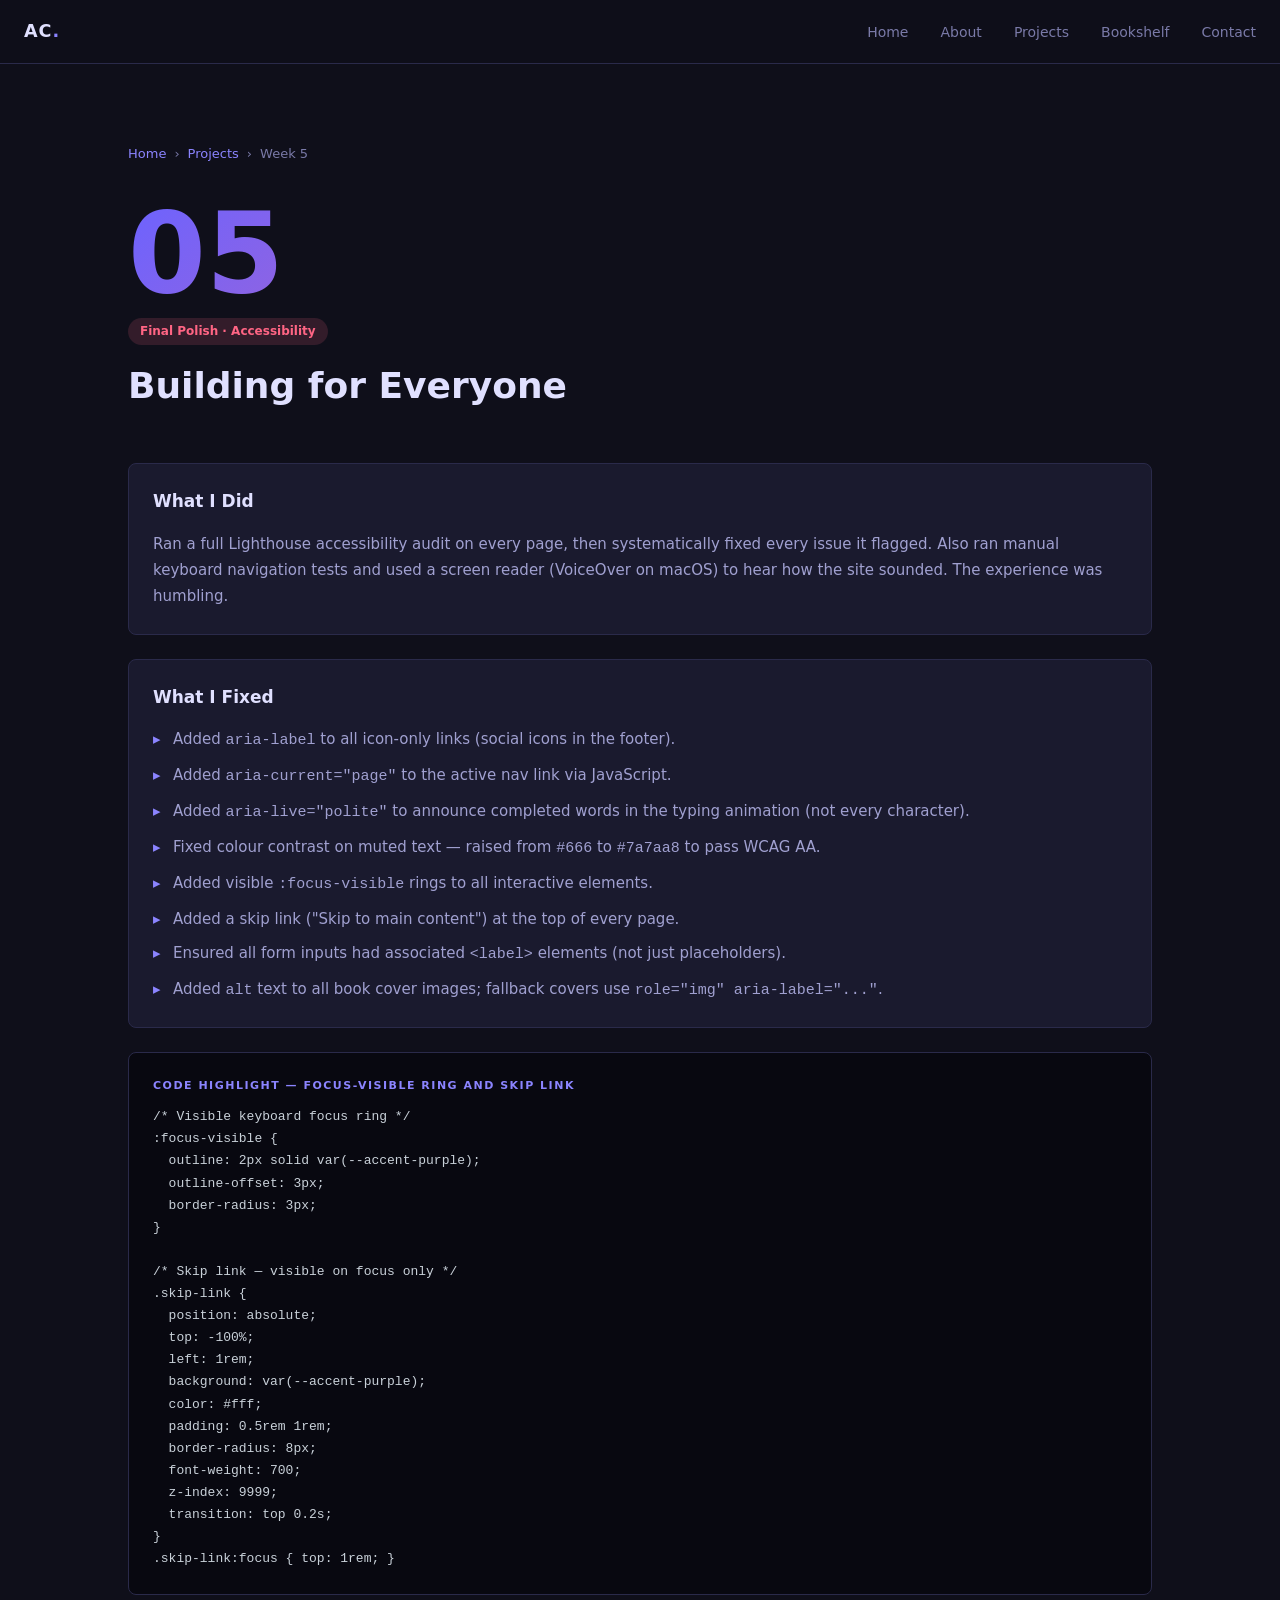
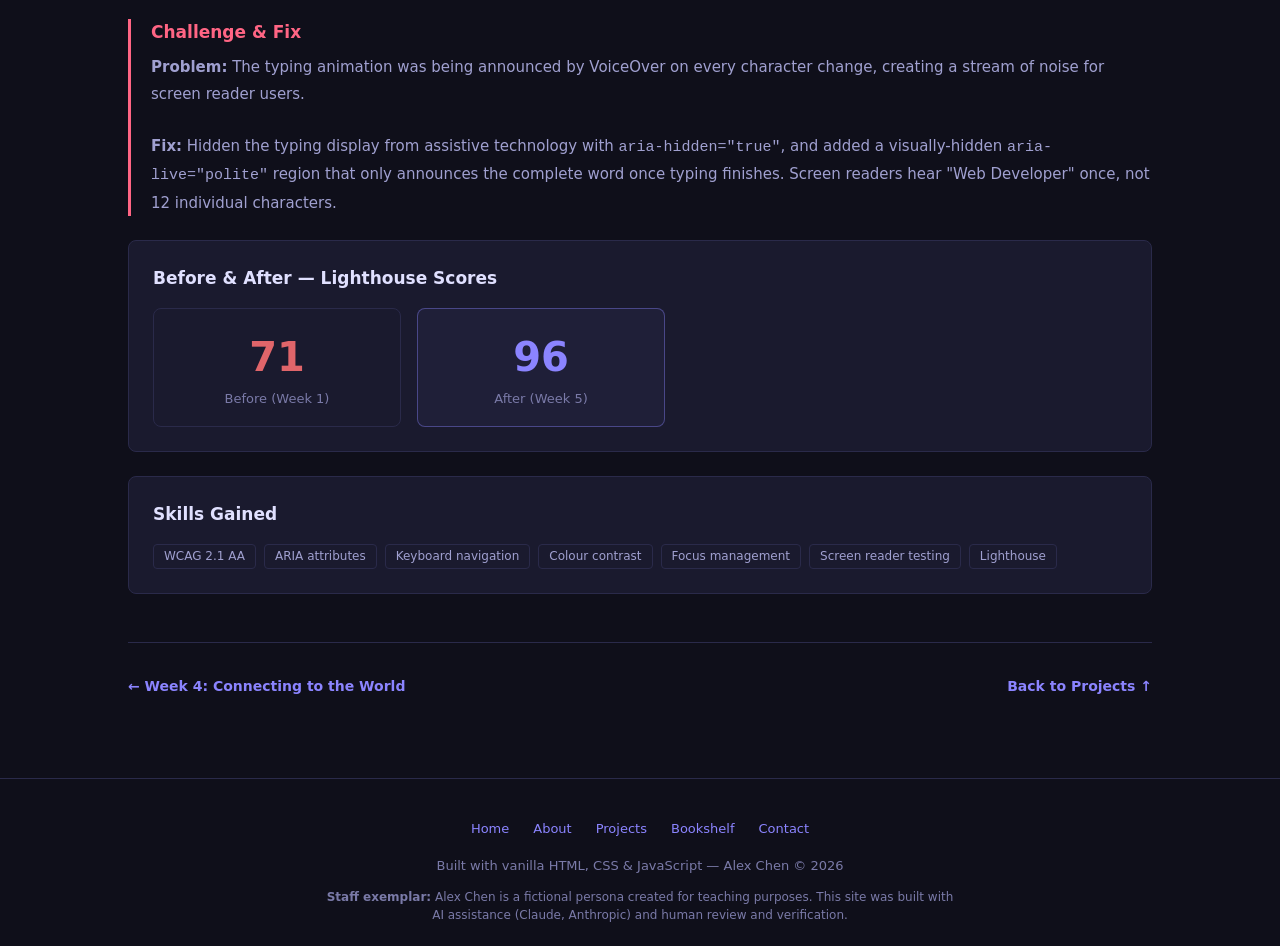
<file: checkpoint-5.html>
<!DOCTYPE html>
<html lang="en">
<head>
  <meta charset="UTF-8">
  <meta name="viewport" content="width=device-width, initial-scale=1.0">
  <meta name="description" content="Week 5: Accessibility testing and fixes — Alex Chen's fifth checkpoint.">
  <title>Week 5: Building for Everyone — Alex Chen</title>
  <link rel="stylesheet" href="css/base.css">
  <link rel="stylesheet" href="css/checkpoint.css">
</head>
<body>
  <header id="site-header"></header>
  <main id="main-content" class="section container">
    <nav class="breadcrumb" aria-label="Breadcrumb">
      <a href="index.html">Home</a>
      <span aria-hidden="true">›</span>
      <a href="projects.html">Projects</a>
      <span aria-hidden="true">›</span>
      <span aria-current="page">Week 5</span>
    </nav>
    <header class="cp-header">
      <div class="cp-week-number" aria-hidden="true">05</div>
      <span class="cp-badge" style="background:rgba(255,101,132,0.15);color:#ff6584;">Final Polish · Accessibility</span>
      <h1 class="cp-title">Building for Everyone</h1>
    </header>
    <div class="cp-section reveal">
      <h2>What I Did</h2>
      <p>Ran a full Lighthouse accessibility audit on every page, then systematically fixed every issue it flagged. Also ran manual keyboard navigation tests and used a screen reader (VoiceOver on macOS) to hear how the site sounded. The experience was humbling.</p>
    </div>
    <div class="cp-section reveal">
      <h2>What I Fixed</h2>
      <ul>
        <li>Added <code>aria-label</code> to all icon-only links (social icons in the footer).</li>
        <li>Added <code>aria-current="page"</code> to the active nav link via JavaScript.</li>
        <li>Added <code>aria-live="polite"</code> to announce completed words in the typing animation (not every character).</li>
        <li>Fixed colour contrast on muted text — raised from <code>#666</code> to <code>#7a7aa8</code> to pass WCAG AA.</li>
        <li>Added visible <code>:focus-visible</code> rings to all interactive elements.</li>
        <li>Added a skip link ("Skip to main content") at the top of every page.</li>
        <li>Ensured all form inputs had associated <code>&lt;label&gt;</code> elements (not just placeholders).</li>
        <li>Added <code>alt</code> text to all book cover images; fallback covers use <code>role="img" aria-label="..."</code>.</li>
      </ul>
    </div>
    <div class="cp-code reveal">
      <p class="cp-code-label">Code highlight — focus-visible ring and skip link</p>
      <pre><code>/* Visible keyboard focus ring */
:focus-visible {
  outline: 2px solid var(--accent-purple);
  outline-offset: 3px;
  border-radius: 3px;
}

/* Skip link — visible on focus only */
.skip-link {
  position: absolute;
  top: -100%;
  left: 1rem;
  background: var(--accent-purple);
  color: #fff;
  padding: 0.5rem 1rem;
  border-radius: 8px;
  font-weight: 700;
  z-index: 9999;
  transition: top 0.2s;
}
.skip-link:focus { top: 1rem; }</code></pre>
    </div>
    <div class="cp-challenge reveal">
      <h2>Challenge &amp; Fix</h2>
      <p><strong>Problem:</strong> The typing animation was being announced by VoiceOver on every character change, creating a stream of noise for screen reader users.<br><br><strong>Fix:</strong> Hidden the typing display from assistive technology with <code>aria-hidden="true"</code>, and added a visually-hidden <code>aria-live="polite"</code> region that only announces the complete word once typing finishes. Screen readers hear "Web Developer" once, not 12 individual characters.</p>
    </div>
    <div class="cp-section reveal">
      <h2>Before &amp; After — Lighthouse Scores</h2>
      <div style="display:grid;grid-template-columns:1fr 1fr;gap:1rem;max-width:32rem;">
        <div style="text-align:center;padding:1rem;border:1px solid var(--bg-border);border-radius:var(--radius);">
          <div style="font-size:2.5rem;font-weight:800;color:#e0656a;">71</div>
          <div style="font-size:0.8125rem;color:var(--text-muted);">Before (Week 1)</div>
        </div>
        <div style="text-align:center;padding:1rem;border:1px solid rgba(139,132,255,0.4);border-radius:var(--radius);background:rgba(139,132,255,0.05);">
          <div style="font-size:2.5rem;font-weight:800;color:#8b84ff;">96</div>
          <div style="font-size:0.8125rem;color:var(--text-muted);">After (Week 5)</div>
        </div>
      </div>
    </div>
    <div class="cp-section reveal">
      <h2>Skills Gained</h2>
      <div style="display:flex;gap:0.5rem;flex-wrap:wrap;">
        <span class="tag">WCAG 2.1 AA</span>
        <span class="tag">ARIA attributes</span>
        <span class="tag">Keyboard navigation</span>
        <span class="tag">Colour contrast</span>
        <span class="tag">Focus management</span>
        <span class="tag">Screen reader testing</span>
        <span class="tag">Lighthouse</span>
      </div>
    </div>
    <nav class="cp-nav" aria-label="Checkpoint navigation">
      <a href="checkpoint-4.html">← Week 4: Connecting to the World</a>
      <a href="projects.html">Back to Projects ↑</a>
    </nav>
  </main>
  <div id="site-footer"></div>
  <script src="js/nav.js"></script>
  <script>
    if (!window.matchMedia('(prefers-reduced-motion: reduce)').matches) {
      const obs = new IntersectionObserver(
        entries => entries.forEach(e => e.isIntersecting && e.target.classList.add('visible')),
        { threshold: 0.1 }
      );
      document.querySelectorAll('.reveal').forEach(el => obs.observe(el));
    }
  </script>
</body>
</html>
</file>
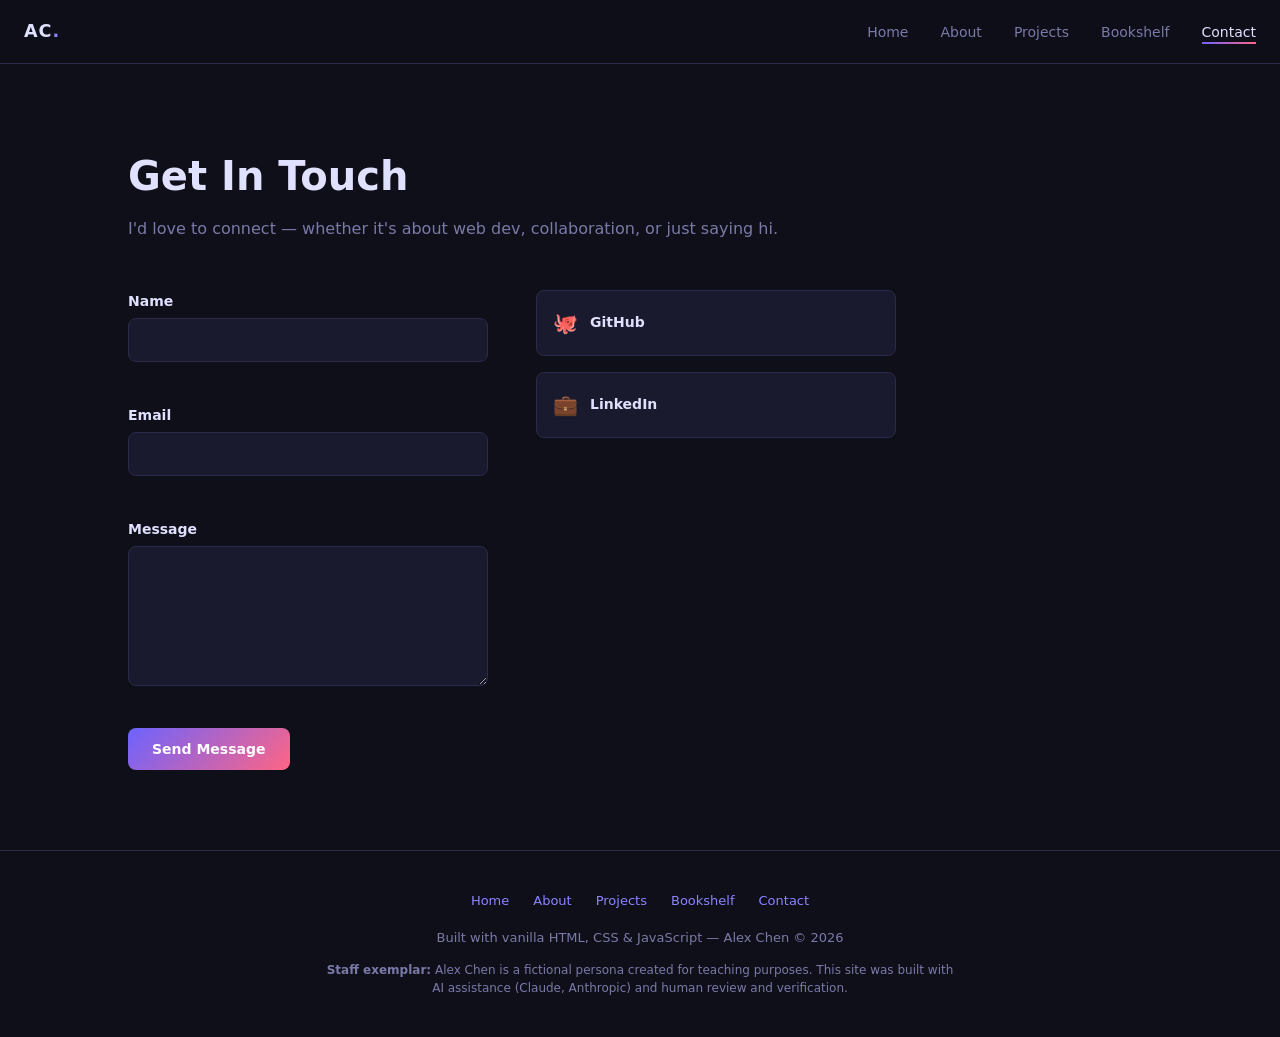
<file: contact.html>
<!DOCTYPE html>
<html lang="en">
<head>
  <meta charset="UTF-8">
  <meta name="viewport" content="width=device-width, initial-scale=1.0">
  <meta name="description" content="Get in touch with Alex Chen — web developer in training.">
  <title>Contact — Alex Chen</title>
  <link rel="stylesheet" href="css/base.css">
  <link rel="stylesheet" href="css/contact.css">
</head>
<body>
  <header id="site-header"></header>

  <main id="main-content" class="section container">
    <h1 class="section-title">Get In Touch</h1>
    <p class="section-subtitle">I'd love to connect — whether it's about web dev, collaboration, or just saying hi.</p>

    <div class="contact-layout">
      <div>
        <form id="contact-form" class="contact-form" novalidate>
          <div class="field-group">
            <label for="name">Name</label>
            <input type="text" id="name" name="name" autocomplete="name" required aria-describedby="name-error">
            <span class="field-error" id="name-error" role="alert"></span>
          </div>
          <div class="field-group">
            <label for="email">Email</label>
            <input type="email" id="email" name="email" autocomplete="email" required aria-describedby="email-error">
            <span class="field-error" id="email-error" role="alert"></span>
          </div>
          <div class="field-group">
            <label for="message">Message</label>
            <textarea id="message" name="message" required aria-describedby="message-error"></textarea>
            <span class="field-error" id="message-error" role="alert"></span>
          </div>
          <button type="submit" class="btn btn-primary" style="align-self:flex-start;">Send Message</button>
        </form>

        <div id="success-msg" class="success-msg" tabindex="-1" aria-live="polite">
          <h2>Message sent!</h2>
          <p>Thanks for reaching out. I'll get back to you as soon as I can.</p>
        </div>
      </div>

      <nav aria-label="Social links">
        <div class="social-links">
          <a class="social-link" href="https://github.com/michaelborck" target="_blank" rel="noopener noreferrer" aria-label="GitHub profile (opens in new tab)">
            <span class="social-icon" aria-hidden="true">🐙</span>
            <span>GitHub</span>
          </a>
          <a class="social-link" href="https://linkedin.com" target="_blank" rel="noopener noreferrer" aria-label="LinkedIn profile (opens in new tab)">
            <span class="social-icon" aria-hidden="true">💼</span>
            <span>LinkedIn</span>
          </a>
        </div>
      </nav>
    </div>
  </main>

  <div id="site-footer"></div>
  <script src="js/nav.js"></script>
  <script src="js/contact.js"></script>
</body>
</html>
</file>
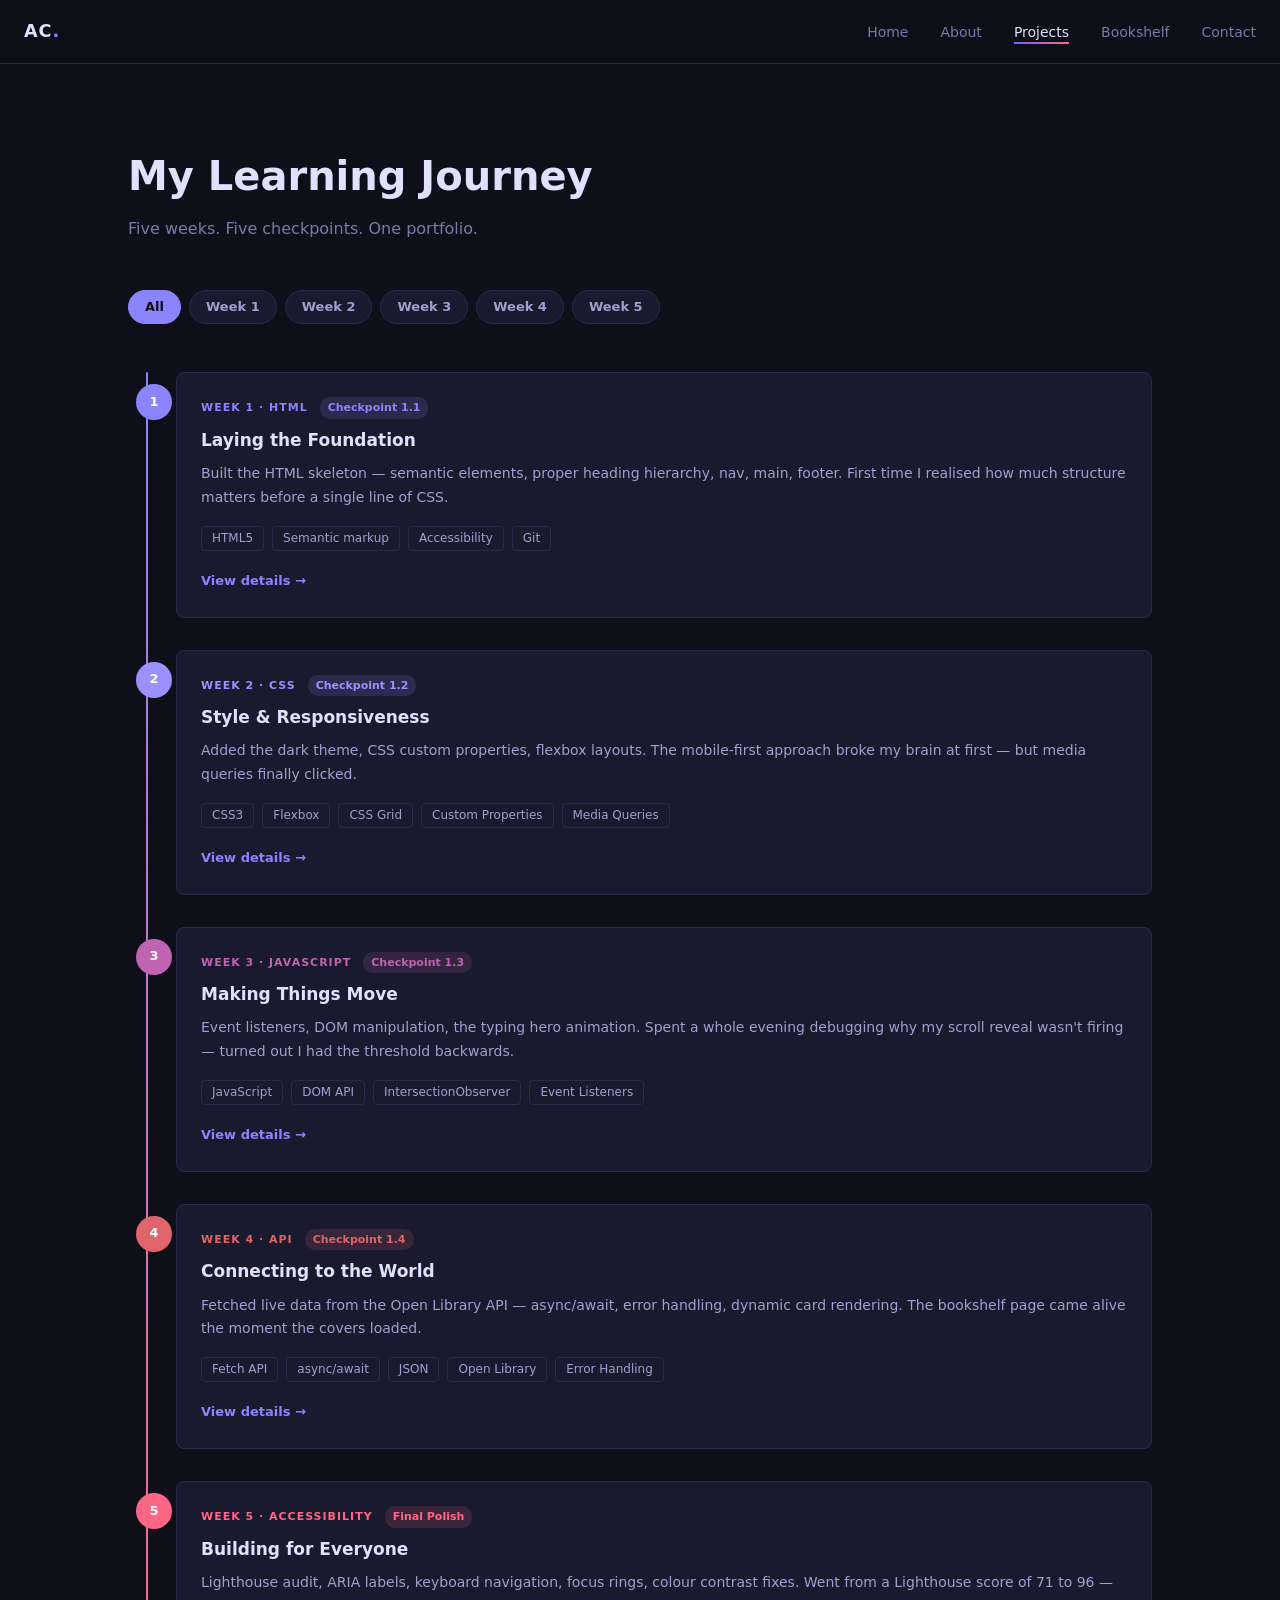
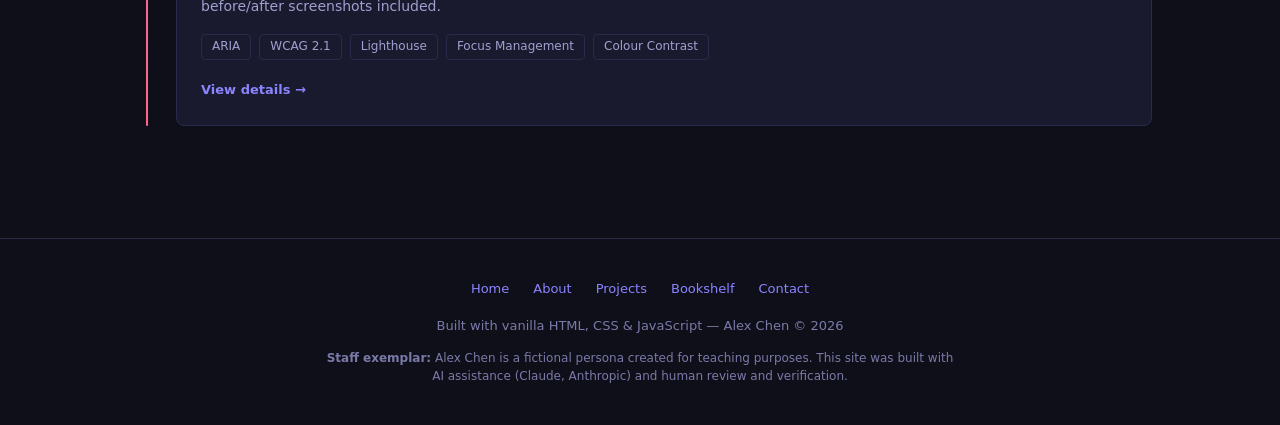
<file: projects.html>
<!DOCTYPE html>
<html lang="en">
<head>
  <meta charset="UTF-8">
  <meta name="viewport" content="width=device-width, initial-scale=1.0">
  <meta name="description" content="Alex Chen's learning journey — five checkpoints from HTML basics to accessibility auditing.">
  <title>Projects — Alex Chen</title>
  <link rel="stylesheet" href="css/base.css">
  <link rel="stylesheet" href="css/projects.css">
</head>
<body>
  <header id="site-header"></header>

  <main id="main-content" class="section container">
    <h1 class="section-title">My Learning Journey</h1>
    <p class="section-subtitle">Five weeks. Five checkpoints. One portfolio.</p>

    <div class="filter-tabs" role="group" aria-label="Filter by week">
      <button class="filter-tab" data-week="all" aria-pressed="true">All</button>
      <button class="filter-tab" data-week="1" aria-pressed="false">Week 1</button>
      <button class="filter-tab" data-week="2" aria-pressed="false">Week 2</button>
      <button class="filter-tab" data-week="3" aria-pressed="false">Week 3</button>
      <button class="filter-tab" data-week="4" aria-pressed="false">Week 4</button>
      <button class="filter-tab" data-week="5" aria-pressed="false">Week 5</button>
    </div>

    <div class="timeline">

      <article class="checkpoint-card reveal" data-week="1" aria-labelledby="cp1-title">
        <div class="checkpoint-dot" style="background:#8b84ff;" aria-hidden="true">1</div>
        <div class="checkpoint-inner">
          <div class="checkpoint-meta">
            <span class="checkpoint-week" style="color:#8b84ff;">Week 1 · HTML</span>
            <span class="checkpoint-badge" style="background:rgba(139,132,255,0.15);color:#8b84ff;">Checkpoint 1.1</span>
          </div>
          <h2 class="checkpoint-title" id="cp1-title">Laying the Foundation</h2>
          <p class="checkpoint-desc">Built the HTML skeleton — semantic elements, proper heading hierarchy, nav, main, footer. First time I realised how much structure matters before a single line of CSS.</p>
          <div class="checkpoint-tags">
            <span class="tag">HTML5</span>
            <span class="tag">Semantic markup</span>
            <span class="tag">Accessibility</span>
            <span class="tag">Git</span>
          </div>
          <a class="checkpoint-link" href="checkpoint-1.html">View details →</a>
        </div>
      </article>

      <article class="checkpoint-card reveal" data-week="2" aria-labelledby="cp2-title">
        <div class="checkpoint-dot" style="background:#9c8fff;" aria-hidden="true">2</div>
        <div class="checkpoint-inner">
          <div class="checkpoint-meta">
            <span class="checkpoint-week" style="color:#9c8fff;">Week 2 · CSS</span>
            <span class="checkpoint-badge" style="background:rgba(156,143,255,0.15);color:#9c8fff;">Checkpoint 1.2</span>
          </div>
          <h2 class="checkpoint-title" id="cp2-title">Style &amp; Responsiveness</h2>
          <p class="checkpoint-desc">Added the dark theme, CSS custom properties, flexbox layouts. The mobile-first approach broke my brain at first — but media queries finally clicked.</p>
          <div class="checkpoint-tags">
            <span class="tag">CSS3</span>
            <span class="tag">Flexbox</span>
            <span class="tag">CSS Grid</span>
            <span class="tag">Custom Properties</span>
            <span class="tag">Media Queries</span>
          </div>
          <a class="checkpoint-link" href="checkpoint-2.html">View details →</a>
        </div>
      </article>

      <article class="checkpoint-card reveal" data-week="3" aria-labelledby="cp3-title">
        <div class="checkpoint-dot" style="background:#c063b0;" aria-hidden="true">3</div>
        <div class="checkpoint-inner">
          <div class="checkpoint-meta">
            <span class="checkpoint-week" style="color:#c063b0;">Week 3 · JavaScript</span>
            <span class="checkpoint-badge" style="background:rgba(192,99,176,0.15);color:#c063b0;">Checkpoint 1.3</span>
          </div>
          <h2 class="checkpoint-title" id="cp3-title">Making Things Move</h2>
          <p class="checkpoint-desc">Event listeners, DOM manipulation, the typing hero animation. Spent a whole evening debugging why my scroll reveal wasn't firing — turned out I had the threshold backwards.</p>
          <div class="checkpoint-tags">
            <span class="tag">JavaScript</span>
            <span class="tag">DOM API</span>
            <span class="tag">IntersectionObserver</span>
            <span class="tag">Event Listeners</span>
          </div>
          <a class="checkpoint-link" href="checkpoint-3.html">View details →</a>
        </div>
      </article>

      <article class="checkpoint-card reveal" data-week="4" aria-labelledby="cp4-title">
        <div class="checkpoint-dot" style="background:#e0656a;" aria-hidden="true">4</div>
        <div class="checkpoint-inner">
          <div class="checkpoint-meta">
            <span class="checkpoint-week" style="color:#e0656a;">Week 4 · API</span>
            <span class="checkpoint-badge" style="background:rgba(224,101,106,0.15);color:#e0656a;">Checkpoint 1.4</span>
          </div>
          <h2 class="checkpoint-title" id="cp4-title">Connecting to the World</h2>
          <p class="checkpoint-desc">Fetched live data from the Open Library API — async/await, error handling, dynamic card rendering. The bookshelf page came alive the moment the covers loaded.</p>
          <div class="checkpoint-tags">
            <span class="tag">Fetch API</span>
            <span class="tag">async/await</span>
            <span class="tag">JSON</span>
            <span class="tag">Open Library</span>
            <span class="tag">Error Handling</span>
          </div>
          <a class="checkpoint-link" href="checkpoint-4.html">View details →</a>
        </div>
      </article>

      <article class="checkpoint-card reveal" data-week="5" aria-labelledby="cp5-title">
        <div class="checkpoint-dot" style="background:#ff6584;" aria-hidden="true">5</div>
        <div class="checkpoint-inner">
          <div class="checkpoint-meta">
            <span class="checkpoint-week" style="color:#ff6584;">Week 5 · Accessibility</span>
            <span class="checkpoint-badge" style="background:rgba(255,101,132,0.15);color:#ff6584;">Final Polish</span>
          </div>
          <h2 class="checkpoint-title" id="cp5-title">Building for Everyone</h2>
          <p class="checkpoint-desc">Lighthouse audit, ARIA labels, keyboard navigation, focus rings, colour contrast fixes. Went from a Lighthouse score of 71 to 96 — before/after screenshots included.</p>
          <div class="checkpoint-tags">
            <span class="tag">ARIA</span>
            <span class="tag">WCAG 2.1</span>
            <span class="tag">Lighthouse</span>
            <span class="tag">Focus Management</span>
            <span class="tag">Colour Contrast</span>
          </div>
          <a class="checkpoint-link" href="checkpoint-5.html">View details →</a>
        </div>
      </article>

    </div>
  </main>

  <div id="site-footer"></div>
  <script src="js/nav.js"></script>
  <script src="js/projects.js"></script>
</body>
</html>
</file>
<file: css/base.css>
/* ===== DESIGN TOKENS ===== */
:root {
  --bg-deep:       #0f0f1a;
  --bg-card:       #1a1a2e;
  --bg-border:     #2a2a4a;
  --text-primary:  #e0e0ff;
  --text-secondary:#a0a0d0;
  --text-muted:    #7a7aa8;
  --accent-purple: #8b84ff;
  --accent-coral:  #ff6584;
  --gradient:      linear-gradient(135deg, #6c63ff, #ff6584);
  --radius:        8px;
  --nav-height:    64px;
  --transition:    0.3s ease;
}

/* ===== RESET ===== */
*, *::before, *::after { box-sizing: border-box; margin: 0; padding: 0; }
html { scroll-behavior: smooth; }
body {
  font-family: system-ui, -apple-system, 'Segoe UI', sans-serif;
  background: var(--bg-deep);
  color: var(--text-secondary);
  font-size: 1rem;
  line-height: 1.6;
  min-height: 100vh;
}
img { max-width: 100%; display: block; }
a { color: inherit; text-decoration: none; }
ul { list-style: none; }
button { cursor: pointer; border: none; background: none; font: inherit; }

/* ===== SKIP LINK ===== */
.skip-link {
  position: absolute;
  top: -100%;
  left: 1rem;
  background: var(--accent-purple);
  color: #fff;
  padding: 0.5rem 1rem;
  border-radius: var(--radius);
  font-weight: 700;
  z-index: 9999;
  transition: top 0.2s;
}
.skip-link:focus { top: 1rem; }

/* ===== NAVIGATION ===== */
.site-nav {
  position: sticky;
  top: 0;
  z-index: 100;
  display: flex;
  align-items: center;
  justify-content: space-between;
  height: var(--nav-height);
  padding: 0 1.5rem;
  background: rgba(15, 15, 26, 0.92);
  -webkit-backdrop-filter: blur(12px);
  backdrop-filter: blur(12px);
  border-bottom: 1px solid var(--bg-border);
}
.nav-logo {
  font-weight: 800;
  font-size: 1.1rem;
  color: var(--text-primary);
  letter-spacing: 1px;
}
.nav-logo span { color: var(--accent-purple); }
.nav-links {
  display: flex;
  gap: 2rem;
}
.nav-links a {
  font-size: 0.875rem;
  color: var(--text-muted);
  transition: color var(--transition);
  position: relative;
  padding-bottom: 2px;
}
.nav-links a::after {
  content: '';
  position: absolute;
  bottom: -2px;
  left: 0;
  width: 0;
  height: 2px;
  background: var(--gradient);
  transition: width var(--transition);
}
.nav-links a:hover,
.nav-links a[aria-current="page"] {
  color: var(--text-primary);
}
.nav-links a[aria-current="page"]::after,
.nav-links a:hover::after { width: 100%; }

.nav-toggle {
  display: none;
  flex-direction: column;
  gap: 5px;
  padding: 4px;
}
.nav-toggle span {
  display: block;
  width: 24px;
  height: 2px;
  background: var(--text-primary);
  border-radius: 1px;
  transition: transform var(--transition), opacity var(--transition);
}

@media (max-width: 48rem) {
  .nav-toggle { display: flex; }
  .nav-links {
    position: fixed;
    inset: var(--nav-height) 0 0 0;
    background: var(--bg-deep);
    flex-direction: column;
    align-items: center;
    justify-content: center;
    gap: 2.5rem;
    font-size: 1.25rem;
    transform: translateX(100%);
    visibility: hidden;
    z-index: 99;
    transition: transform var(--transition), visibility var(--transition);
  }
  .nav-open .nav-links { transform: translateX(0); visibility: visible; }
  .nav-open .nav-toggle span:nth-child(1) { transform: translateY(7px) rotate(45deg); }
  .nav-open .nav-toggle span:nth-child(2) { opacity: 0; }
  .nav-open .nav-toggle span:nth-child(3) { transform: translateY(-7px) rotate(-45deg); }
}

/* ===== FOOTER ===== */
.site-footer {
  border-top: 1px solid var(--bg-border);
  padding: 2.5rem 1.5rem;
  text-align: center;
  font-size: 0.8125rem;
  color: var(--text-muted);
}
.site-footer a {
  color: var(--accent-purple);
  transition: color var(--transition);
}
.site-footer a:hover { color: var(--text-primary); }
.footer-links {
  display: flex;
  gap: 1.5rem;
  justify-content: center;
  margin-bottom: 1rem;
  flex-wrap: wrap;
}
.footer-disclaimer {
  margin-top: 0.75rem;
  font-size: 0.75rem;
  color: var(--text-muted);
  max-width: 40rem;
  margin-left: auto;
  margin-right: auto;
  line-height: 1.5;
}

/* ===== UTILITIES ===== */
.container {
  width: 100%;
  max-width: 64rem;
  margin: 0 auto;
  padding: 0 1.5rem;
}
.section { padding: 5rem 0; }
.section-title {
  font-size: clamp(1.75rem, 4vw, 2.5rem);
  font-weight: 800;
  color: var(--text-primary);
  margin-bottom: 0.5rem;
}
.section-subtitle {
  color: var(--text-muted);
  margin-bottom: 3rem;
}
.tag {
  display: inline-block;
  font-size: 0.75rem;
  padding: 2px 10px;
  border-radius: 4px;
  background: var(--bg-card);
  border: 1px solid var(--bg-border);
  color: var(--text-secondary);
}
.btn {
  display: inline-block;
  padding: 0.625rem 1.5rem;
  border-radius: var(--radius);
  font-weight: 600;
  font-size: 0.875rem;
  transition: opacity var(--transition), transform var(--transition);
}
.btn:hover { opacity: 0.85; transform: translateY(-1px); }
.btn-primary {
  background: var(--gradient);
  color: #fff;
}
.btn-outline {
  background: transparent;
  border: 1px solid var(--bg-border);
  color: var(--text-primary);
}

/* ===== SCREEN READER ONLY ===== */
.sr-only {
  position: absolute;
  width: 1px;
  height: 1px;
  padding: 0;
  margin: -1px;
  overflow: hidden;
  clip: rect(0,0,0,0);
  white-space: nowrap;
  border: 0;
}

/* ===== SCROLL REVEAL ===== */
.reveal {
  opacity: 0;
  transform: translateY(20px);
  transition: opacity 0.5s ease, transform 0.5s ease;
}
.reveal.visible {
  opacity: 1;
  transform: translateY(0);
}
@media (prefers-reduced-motion: reduce) {
  html { scroll-behavior: auto; }
  .reveal { opacity: 1; transform: none; transition: none; }
}

/* ===== FOCUS VISIBLE ===== */
:focus-visible {
  outline: 2px solid var(--accent-purple);
  outline-offset: 3px;
  border-radius: 3px;
}
</file>
<file: css/home.css>
/* ===== HERO ===== */
.hero {
  min-height: calc(100vh - var(--nav-height));
  display: flex;
  flex-direction: column;
  align-items: center;
  justify-content: center;
  text-align: center;
  padding: 4rem 1.5rem 3rem;
  position: relative;
}
.hero::before {
  content: '';
  position: absolute;
  inset: 0;
  background: radial-gradient(ellipse 60% 50% at 50% 0%, rgba(139,132,255,0.15), transparent);
  pointer-events: none;
}
.hero-badge {
  display: inline-block;
  background: rgba(139,132,255,0.15);
  border: 1px solid rgba(139,132,255,0.3);
  color: var(--accent-purple);
  font-size: 0.75rem;
  font-weight: 700;
  letter-spacing: 2px;
  text-transform: uppercase;
  padding: 0.375rem 1rem;
  border-radius: 20px;
  margin-bottom: 1.5rem;
}
.hero-title {
  font-size: clamp(2rem, 6vw, 3.5rem);
  font-weight: 800;
  color: var(--text-primary);
  line-height: 1.15;
  margin-bottom: 0.25rem;
}
.hero-title .gradient-text {
  color: var(--accent-purple);
  background: var(--gradient);
  -webkit-background-clip: text;
  -webkit-text-fill-color: transparent;
  background-clip: text;
}
.hero-role {
  font-size: 1.125rem;
  color: var(--text-secondary);
  min-height: 1.75rem;
  margin-bottom: 1.25rem;
  display: flex;
  align-items: center;
  justify-content: center;
  gap: 2px;
}
.hero-role #typed-text { color: var(--text-primary); }
.cursor {
  color: var(--accent-purple);
  animation: blink 1s step-end infinite;
}
@keyframes blink { 50% { opacity: 0; } }
.hero-tagline {
  max-width: 36rem;
  color: var(--text-muted);
  margin-bottom: 2rem;
  line-height: 1.7;
}
.hero-ctas {
  display: flex;
  gap: 0.75rem;
  flex-wrap: wrap;
  justify-content: center;
}

/* ===== SKILLS STRIP ===== */
.skills-strip {
  border-top: 1px solid var(--bg-border);
  border-bottom: 1px solid var(--bg-border);
  padding: 1.5rem;
  display: flex;
  gap: 2.5rem;
  justify-content: center;
  flex-wrap: wrap;
}
.skill-item { text-align: center; }
.skill-item .skill-name {
  display: block;
  font-size: 0.75rem;
  font-weight: 700;
  letter-spacing: 0.5px;
}
.skill-item .skill-label {
  display: block;
  font-size: 0.6875rem;
  color: var(--text-muted);
  margin-top: 2px;
}

/* ===== FEATURED SECTION ===== */
.featured-grid {
  display: grid;
  grid-template-columns: 1fr;
  gap: 1.5rem;
}
@media (min-width: 48rem) {
  .featured-grid { grid-template-columns: repeat(3, 1fr); }
}
.featured-card {
  background: var(--bg-card);
  border: 1px solid var(--bg-border);
  border-radius: var(--radius);
  padding: 1.5rem;
  transition: border-color var(--transition), transform var(--transition);
}
.featured-card:hover {
  border-color: var(--accent-purple);
  transform: translateY(-3px);
}
.featured-card .card-eyebrow {
  font-size: 0.6875rem;
  font-weight: 700;
  text-transform: uppercase;
  letter-spacing: 1.5px;
  color: var(--accent-purple);
  margin-bottom: 0.5rem;
}
.featured-card h3 {
  font-size: 1.0625rem;
  font-weight: 700;
  color: var(--text-primary);
  margin-bottom: 0.5rem;
}
.featured-card p { font-size: 0.875rem; }
.featured-card .card-link {
  display: inline-block;
  margin-top: 1rem;
  font-size: 0.8125rem;
  color: var(--accent-purple);
  font-weight: 600;
}
.featured-card .card-link:hover { text-decoration: underline; }
</file>
<file: css/about.css>
/* ===== PROFILE BLOCK ===== */
.profile-block {
  display: flex;
  align-items: center;
  gap: 2rem;
  margin-bottom: 3rem;
  flex-wrap: wrap;
}
.avatar {
  width: 96px;
  height: 96px;
  border-radius: 50%;
  background: var(--gradient);
  display: flex;
  align-items: center;
  justify-content: center;
  font-size: 2rem;
  font-weight: 800;
  color: #fff;
  flex-shrink: 0;
}
.profile-info h1 {
  font-size: clamp(1.5rem, 4vw, 2rem);
  font-weight: 800;
  color: var(--text-primary);
}
.profile-info .role {
  color: var(--accent-purple);
  font-weight: 600;
}

/* ===== STORY ===== */
.story p {
  margin-bottom: 1.25rem;
  max-width: 42rem;
  line-height: 1.8;
}

/* ===== SKILLS BARS ===== */
.skills-list { display: flex; flex-direction: column; gap: 1.25rem; max-width: 36rem; }
.skill-bar-header {
  display: flex;
  justify-content: space-between;
  font-size: 0.875rem;
  margin-bottom: 0.375rem;
  color: var(--text-primary);
  font-weight: 600;
}
.skill-bar-track {
  height: 6px;
  background: var(--bg-border);
  border-radius: 3px;
  overflow: hidden;
}
.skill-bar-fill {
  height: 100%;
  border-radius: 3px;
  background: var(--gradient);
}

/* ===== MILESTONES ===== */
.milestones { display: flex; flex-direction: column; gap: 1.5rem; }
.milestone {
  display: flex;
  gap: 1rem;
  align-items: flex-start;
}
.milestone-dot {
  width: 12px;
  height: 12px;
  border-radius: 50%;
  background: var(--accent-purple);
  margin-top: 5px;
  flex-shrink: 0;
}
.milestone h3 { font-size: 0.9375rem; color: var(--text-primary); font-weight: 700; }
.milestone p { font-size: 0.8125rem; margin-top: 0.25rem; }

/* ===== SUBSECTION SPACING ===== */
.subsection { padding-top: 3rem; }

/* ===== ACKNOWLEDGEMENTS ===== */
.ack-box {
  background: var(--bg-card);
  border: 1px solid var(--bg-border);
  border-radius: var(--radius);
  padding: 1.5rem;
  max-width: 42rem;
}
.ack-box h3 { color: var(--text-primary); font-size: 1rem; margin-bottom: 0.75rem; }
.ack-list { display: flex; flex-direction: column; gap: 0.5rem; }
.ack-list li { font-size: 0.875rem; padding-left: 1.25rem; position: relative; }
.ack-list li::before { content: '→ '; position: absolute; left: 0; color: var(--accent-purple); }
</file>
<file: css/checkpoint.css>
/* ===== BREADCRUMB ===== */
.breadcrumb {
  font-size: 0.8125rem;
  color: var(--text-muted);
  margin-bottom: 2rem;
  display: flex;
  gap: 0.5rem;
  align-items: center;
  flex-wrap: wrap;
}
.breadcrumb a { color: var(--accent-purple); }
.breadcrumb a:hover { text-decoration: underline; }
.breadcrumb span { color: var(--text-muted); }

/* ===== CHECKPOINT HEADER ===== */
.cp-header { margin-bottom: 3rem; }
.cp-week-number {
  font-size: clamp(4rem, 12vw, 7rem);
  font-weight: 800;
  line-height: 1;
  background: var(--gradient);
  -webkit-background-clip: text;
  -webkit-text-fill-color: transparent;
  background-clip: text;
  color: var(--accent-purple);
  margin-bottom: 0.5rem;
}
.cp-badge {
  display: inline-block;
  font-size: 0.75rem;
  font-weight: 700;
  padding: 0.25rem 0.75rem;
  border-radius: 20px;
  margin-bottom: 0.75rem;
}
.cp-title {
  font-size: clamp(1.5rem, 4vw, 2.25rem);
  font-weight: 800;
  color: var(--text-primary);
  margin-bottom: 0.5rem;
}

/* ===== CONTENT SECTIONS ===== */
.cp-section {
  background: var(--bg-card);
  border: 1px solid var(--bg-border);
  border-radius: var(--radius);
  padding: 1.5rem;
  margin-bottom: 1.5rem;
}
.cp-section h2 {
  font-size: 1.0625rem;
  font-weight: 700;
  color: var(--text-primary);
  margin-bottom: 1rem;
}
.cp-section p { font-size: 0.9375rem; line-height: 1.75; }
.cp-section ul { display: flex; flex-direction: column; gap: 0.625rem; }
.cp-section li {
  font-size: 0.9375rem;
  line-height: 1.6;
  padding-left: 1.25rem;
  position: relative;
}
.cp-section li::before {
  content: '▸';
  position: absolute;
  left: 0;
  color: var(--accent-purple);
}

/* ===== CODE BLOCK ===== */
.cp-code {
  background: #080810;
  border: 1px solid var(--bg-border);
  border-radius: var(--radius);
  padding: 1.5rem;
  margin-bottom: 1.5rem;
  overflow-x: auto;
}
.cp-code-label {
  font-size: 0.6875rem;
  font-weight: 700;
  text-transform: uppercase;
  letter-spacing: 1.5px;
  color: var(--accent-purple);
  margin-bottom: 0.75rem;
}
.cp-code pre {
  margin: 0;
  font-family: 'Cascadia Code', 'Fira Code', 'Consolas', monospace;
  font-size: 0.8125rem;
  line-height: 1.7;
  color: #c9d1d9;
  white-space: pre;
}

/* ===== CHALLENGE BOX ===== */
.cp-challenge {
  border-left: 3px solid var(--accent-coral);
  padding-left: 1.25rem;
  margin-bottom: 1.5rem;
}
.cp-challenge h2 {
  font-size: 1.0625rem;
  font-weight: 700;
  color: var(--accent-coral);
  margin-bottom: 0.5rem;
}
.cp-challenge p { font-size: 0.9375rem; line-height: 1.75; }

/* ===== NAV ARROWS ===== */
.cp-nav {
  display: flex;
  justify-content: space-between;
  align-items: center;
  margin-top: 3rem;
  padding-top: 2rem;
  border-top: 1px solid var(--bg-border);
  flex-wrap: wrap;
  gap: 1rem;
}
.cp-nav a {
  font-size: 0.875rem;
  font-weight: 600;
  color: var(--accent-purple);
  transition: color var(--transition);
}
.cp-nav a:hover { color: var(--text-primary); }
.cp-nav .back-link { color: var(--text-muted); }
.cp-nav .back-link:hover { color: var(--text-primary); }
</file>
<file: css/contact.css>
.contact-layout {
  display: grid;
  grid-template-columns: 1fr;
  gap: 3rem;
  max-width: 48rem;
}
@media (min-width: 48rem) {
  .contact-layout { grid-template-columns: 1fr 1fr; }
}

/* ===== FORM ===== */
.contact-form { display: flex; flex-direction: column; gap: 1.25rem; }
.field-group { display: flex; flex-direction: column; gap: 0.375rem; }
.field-group label {
  font-size: 0.875rem;
  font-weight: 600;
  color: var(--text-primary);
}
.field-group input,
.field-group textarea {
  background: var(--bg-card);
  border: 1px solid var(--bg-border);
  border-radius: var(--radius);
  padding: 0.75rem 1rem;
  color: var(--text-primary);
  font-family: inherit;
  font-size: 0.9375rem;
  transition: border-color var(--transition);
  width: 100%;
}
.field-group input:focus,
.field-group textarea:focus {
  outline: 2px solid var(--accent-purple);
  outline-offset: 2px;
  border-color: var(--accent-purple);
}
.field-group input[aria-invalid="true"],
.field-group textarea[aria-invalid="true"] {
  border-color: var(--accent-coral);
}
.field-group textarea { min-height: 140px; resize: vertical; }
.field-error {
  font-size: 0.8125rem;
  color: var(--accent-coral);
  min-height: 1.2em;
}

/* ===== SUCCESS STATE ===== */
.success-msg {
  display: none;
  background: rgba(139,132,255,0.1);
  border: 1px solid var(--accent-purple);
  border-radius: var(--radius);
  padding: 2rem;
  text-align: center;
  color: var(--text-primary);
}
.success-msg.visible { display: block; }
.success-msg h2 { margin-bottom: 0.5rem; color: var(--text-primary); }
.success-msg p { color: var(--text-secondary); }

/* ===== SOCIAL LINKS ===== */
.social-links {
  display: flex;
  flex-direction: column;
  gap: 1rem;
}
.social-link {
  display: flex;
  align-items: center;
  gap: 0.75rem;
  padding: 1rem;
  background: var(--bg-card);
  border: 1px solid var(--bg-border);
  border-radius: var(--radius);
  font-size: 0.875rem;
  font-weight: 600;
  color: var(--text-primary);
  transition: border-color var(--transition), transform var(--transition);
}
.social-link:hover {
  border-color: var(--accent-purple);
  transform: translateX(4px);
}
.social-icon { font-size: 1.25rem; }
</file>
<file: css/projects.css>
/* ===== FILTER TABS ===== */
.filter-tabs {
  display: flex;
  gap: 0.5rem;
  flex-wrap: wrap;
  margin-bottom: 3rem;
}
.filter-tab {
  padding: 0.375rem 1rem;
  border-radius: 20px;
  font-size: 0.8125rem;
  font-weight: 700;
  cursor: pointer;
  border: 1px solid var(--bg-border);
  color: var(--text-secondary);
  background: var(--bg-card);
  transition: all var(--transition);
}
.filter-tab[aria-pressed="true"] {
  background: var(--accent-purple);
  border-color: var(--accent-purple);
  color: #0f0f1a;
}
.filter-tab:hover:not([aria-pressed="true"]) {
  border-color: var(--accent-purple);
  color: var(--text-primary);
}

/* ===== TIMELINE ===== */
.timeline {
  position: relative;
  padding-left: 3rem;
}
.timeline::before {
  content: '';
  position: absolute;
  left: 18px;
  top: 0;
  bottom: 0;
  width: 2px;
  background: linear-gradient(to bottom, var(--accent-purple), var(--accent-coral));
  border-radius: 1px;
}

/* ===== CHECKPOINT CARD ===== */
.checkpoint-card {
  position: relative;
  margin-bottom: 2rem;
  transition: opacity var(--transition);
}
.checkpoint-card.dimmed { opacity: 0.25; }
.checkpoint-dot {
  position: absolute;
  left: -2.5rem;
  top: 0.75rem;
  width: 36px;
  height: 36px;
  border-radius: 50%;
  display: flex;
  align-items: center;
  justify-content: center;
  color: #fff;
  font-size: 0.8125rem;
  font-weight: 700;
  z-index: 1;
}
.checkpoint-inner {
  background: var(--bg-card);
  border: 1px solid var(--bg-border);
  border-radius: var(--radius);
  padding: 1.5rem;
  transition: border-color var(--transition), transform var(--transition);
}
.checkpoint-card:not(.dimmed) .checkpoint-inner:hover {
  border-color: var(--accent-purple);
  transform: translateX(4px);
}
.checkpoint-meta {
  display: flex;
  align-items: center;
  gap: 0.75rem;
  margin-bottom: 0.5rem;
  flex-wrap: wrap;
}
.checkpoint-week {
  font-size: 0.6875rem;
  font-weight: 700;
  text-transform: uppercase;
  letter-spacing: 1px;
}
.checkpoint-badge {
  font-size: 0.6875rem;
  padding: 2px 8px;
  border-radius: 10px;
  font-weight: 600;
}
.checkpoint-title {
  font-size: 1.0625rem;
  font-weight: 700;
  color: var(--text-primary);
  margin-bottom: 0.5rem;
}
.checkpoint-desc { font-size: 0.875rem; line-height: 1.7; margin-bottom: 1rem; }
.checkpoint-tags { display: flex; gap: 0.5rem; flex-wrap: wrap; margin-bottom: 1rem; }
.checkpoint-link {
  font-size: 0.8125rem;
  font-weight: 600;
  color: var(--accent-purple);
  transition: color var(--transition);
}
.checkpoint-link:hover { color: var(--text-primary); }
</file>
